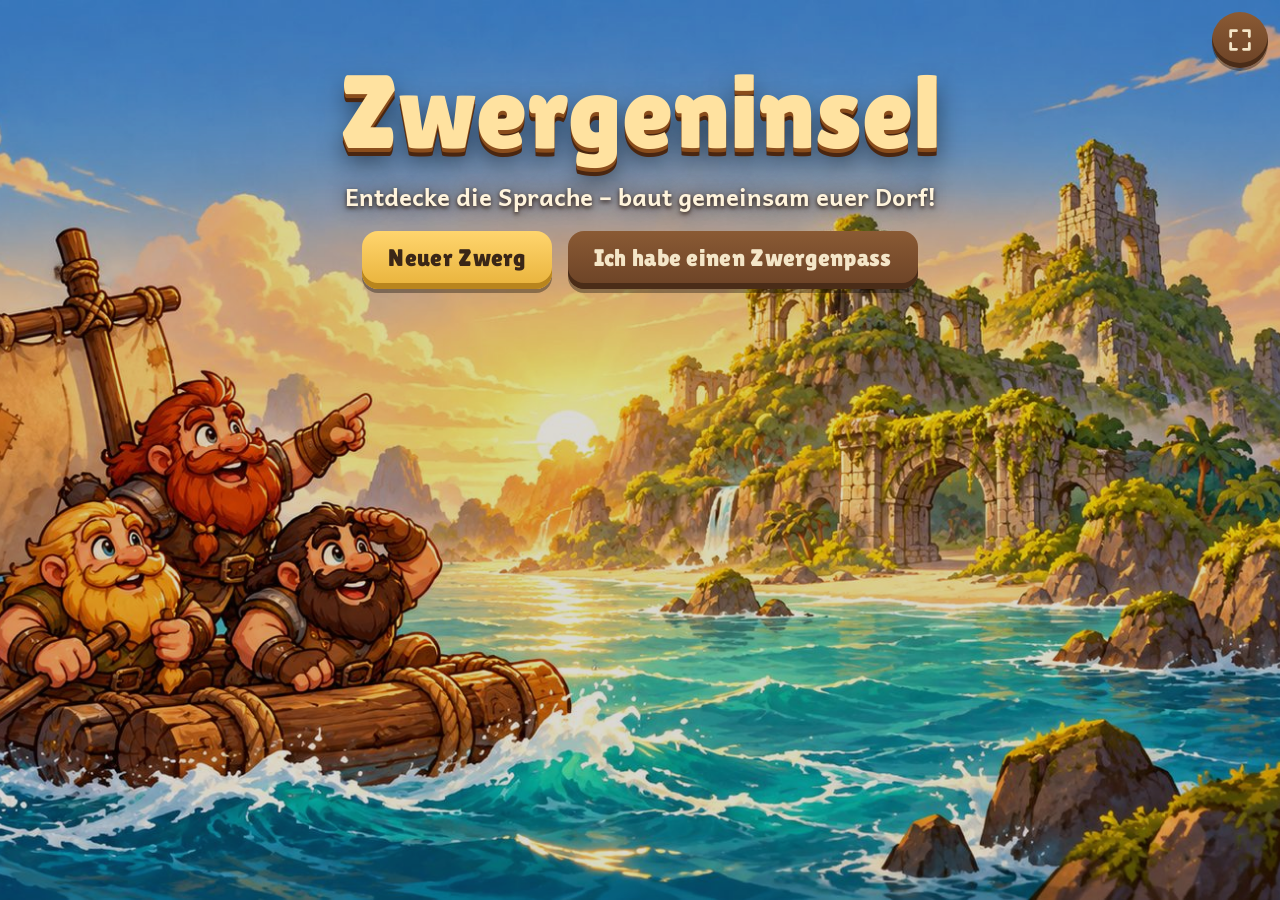
<file: index.html>
<!doctype html>
<html lang="de">
<head>
<meta charset="utf-8">
<meta name="viewport" content="width=device-width, initial-scale=1, viewport-fit=cover, user-scalable=no">
<meta name="apple-mobile-web-app-capable" content="yes">
<meta name="mobile-web-app-capable" content="yes">
<meta name="apple-mobile-web-app-status-bar-style" content="black-translucent">
<meta name="apple-mobile-web-app-title" content="Zwergeninsel">
<meta name="theme-color" content="#1d140f">
<title>Zwergeninsel – Schmiede</title>
<link rel="manifest" href="manifest.webmanifest">
<link rel="apple-touch-icon" href="bilder/app-icon.png">
<link rel="icon" href="bilder/app-icon.png">
<link href="schrift/schrift.css" rel="stylesheet">
<link rel="stylesheet" href="css/spiel.css">
<link rel="stylesheet" href="css/insel.css">
<link rel="stylesheet" href="css/grammatik.css">
<link rel="preload" as="image" href="bilder/insel-grund.jpg">
</head>
<body>
<div id="app"></div>
<noscript>Bitte JavaScript einschalten, damit die Zwergeninsel funktioniert.</noscript>
<script src="js/data.js"></script>
<script src="js/data-bau.js"></script>
<script src="js/data-grammatik.js"></script>
<script src="js/grammatik/wortschmiede.js"></script>
<script src="js/grammatik/satzwerkstatt.js"></script>
<script src="js/grammatik/satzbaumeister.js"></script>
<script src="js/pass.js"></script>
<script src="js/gemeinsam.js"></script>
<script src="js/engines.js"></script>
<script src="js/spielwelt.js"></script>
<script src="js/insel-szene.js"></script>
<script src="js/app.js"></script>
</body>
</html>
</file>
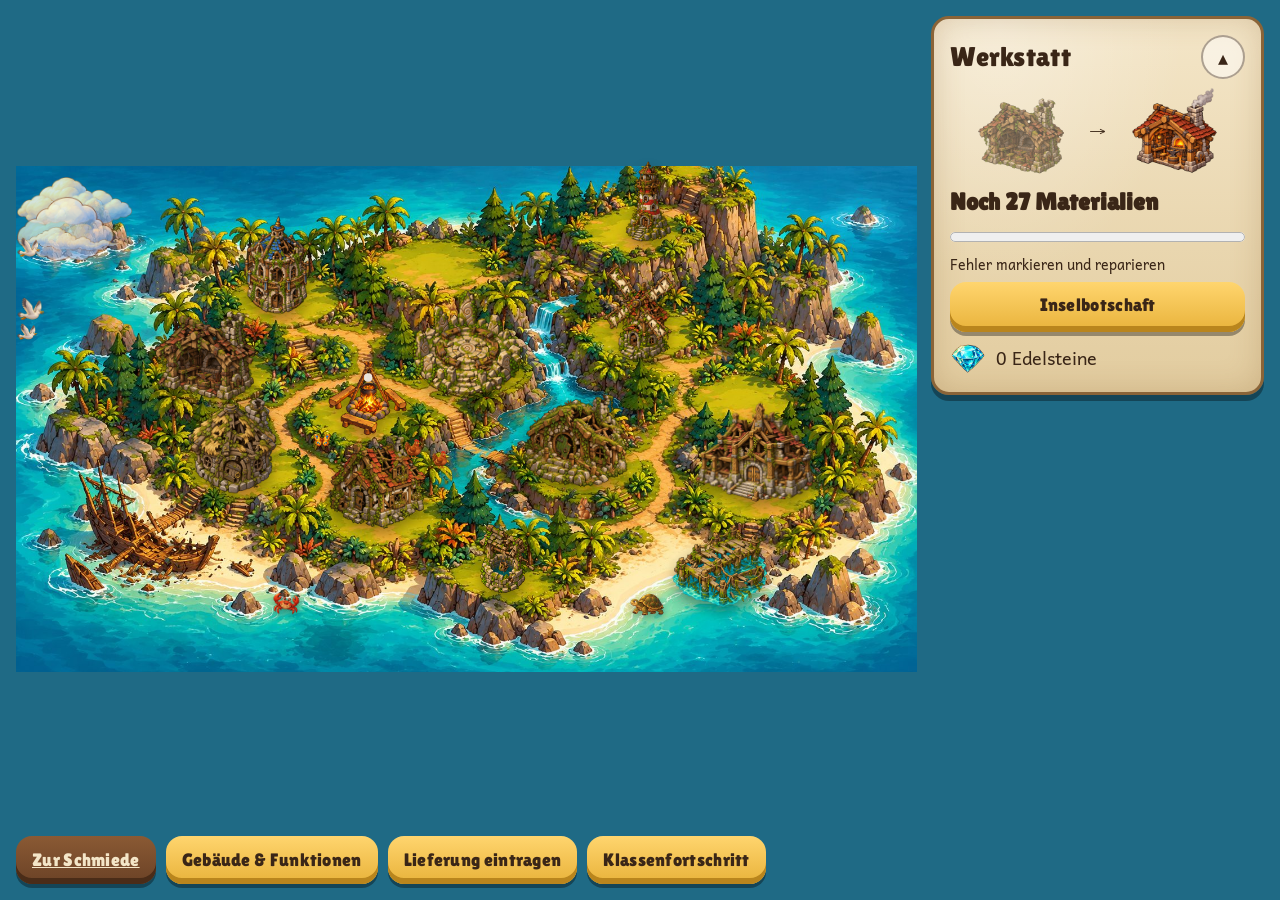
<file: insel.html>
<!doctype html>
<html lang="de">
<head>
<meta charset="utf-8">
<meta name="viewport" content="width=device-width, initial-scale=1, viewport-fit=cover">
<meta name="apple-mobile-web-app-capable" content="yes">
<meta name="theme-color" content="#1f6a85">
<title>Zwergeninsel – Klasseninsel</title>
<link rel="manifest" href="manifest.webmanifest">
<link rel="icon" href="bilder/app-icon.png">
<link href="schrift/schrift.css" rel="stylesheet">
<link rel="stylesheet" href="css/spiel.css">
<link rel="stylesheet" href="css/grammatik.css">
<link rel="stylesheet" href="css/insel.css">
</head>
<body>
<div id="app"></div>
<noscript>Bitte JavaScript einschalten, damit die Zwergeninsel funktioniert.</noscript>
<script src="js/data.js"></script>
<script src="js/data-bau.js"></script>
<script src="js/data-grammatik.js"></script>
<script src="js/grammatik/wortschmiede.js"></script>
<script src="js/grammatik/satzwerkstatt.js"></script>
<script src="js/grammatik/satzbaumeister.js"></script>
<script src="js/pass.js"></script>
<script src="js/gemeinsam.js"></script>
<script src="js/insel-szene.js"></script>
<script src="js/insel.js"></script>
</body>
</html>
</file>
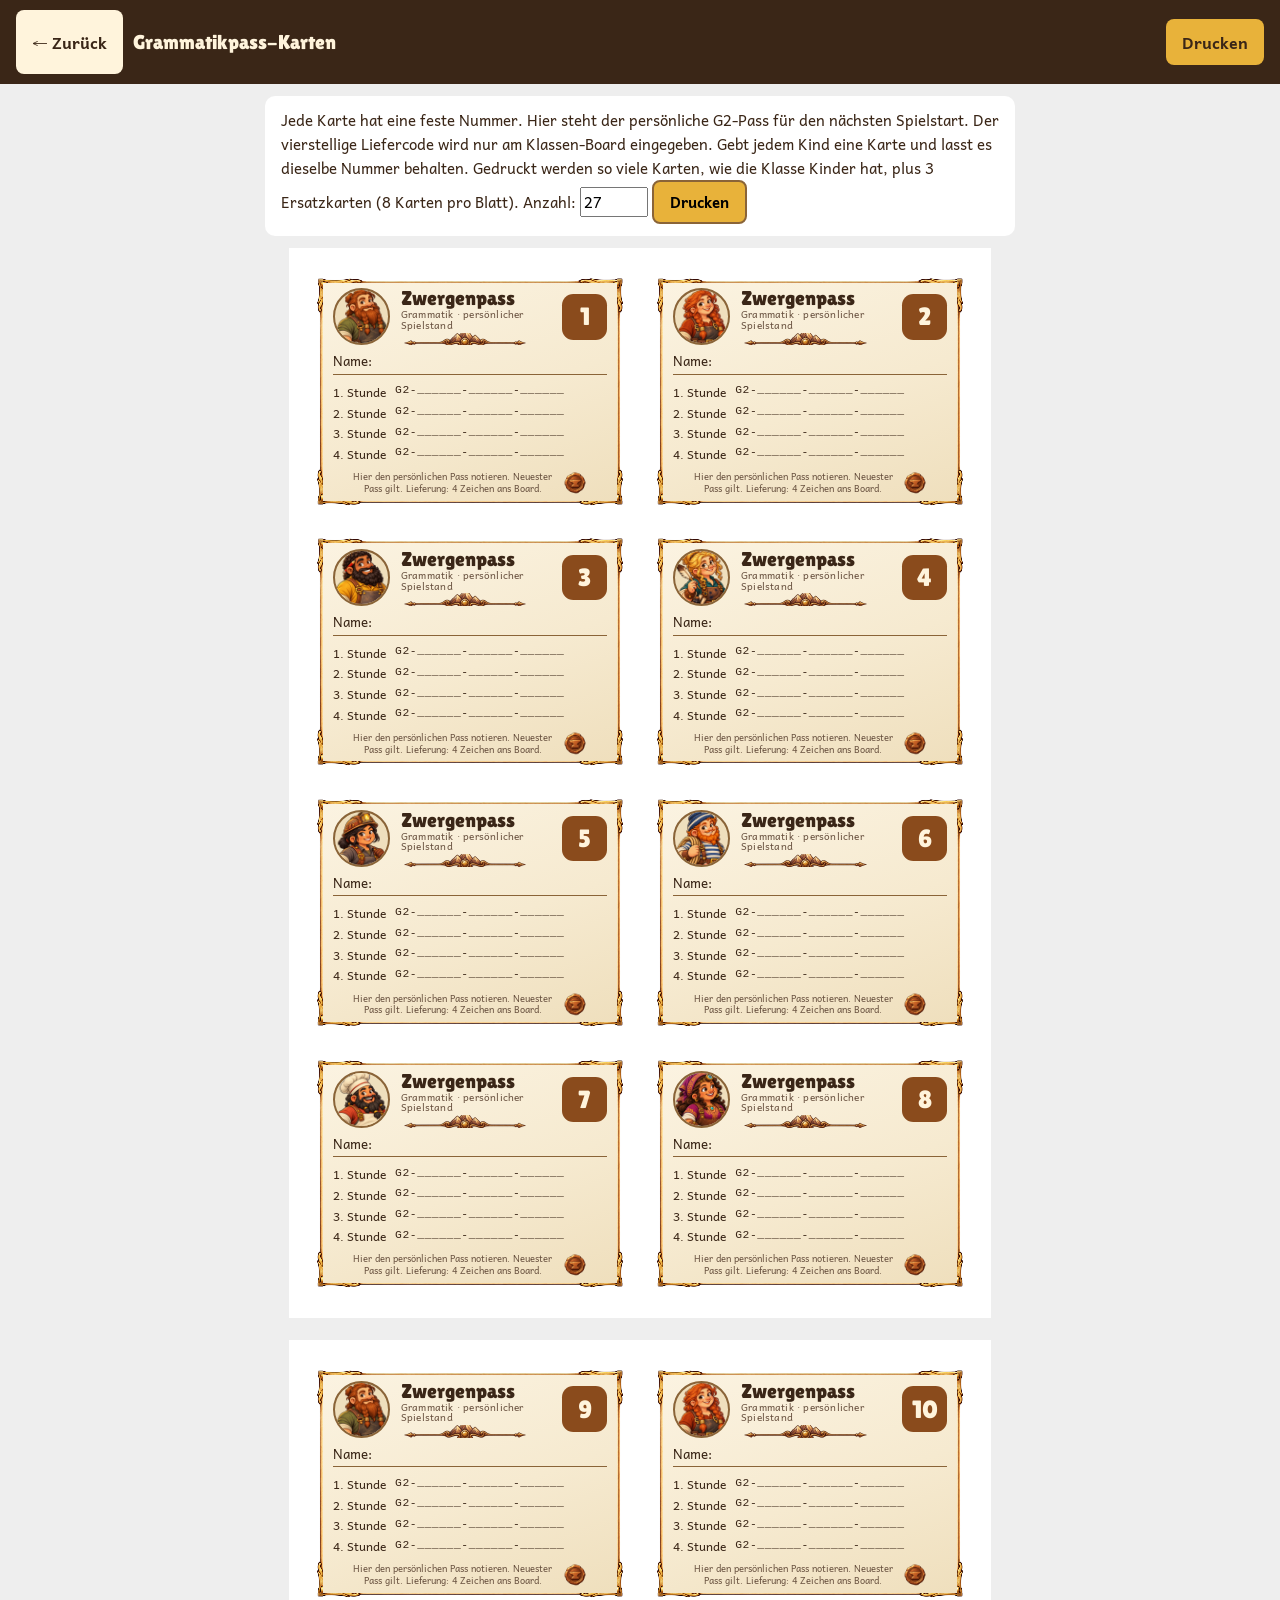
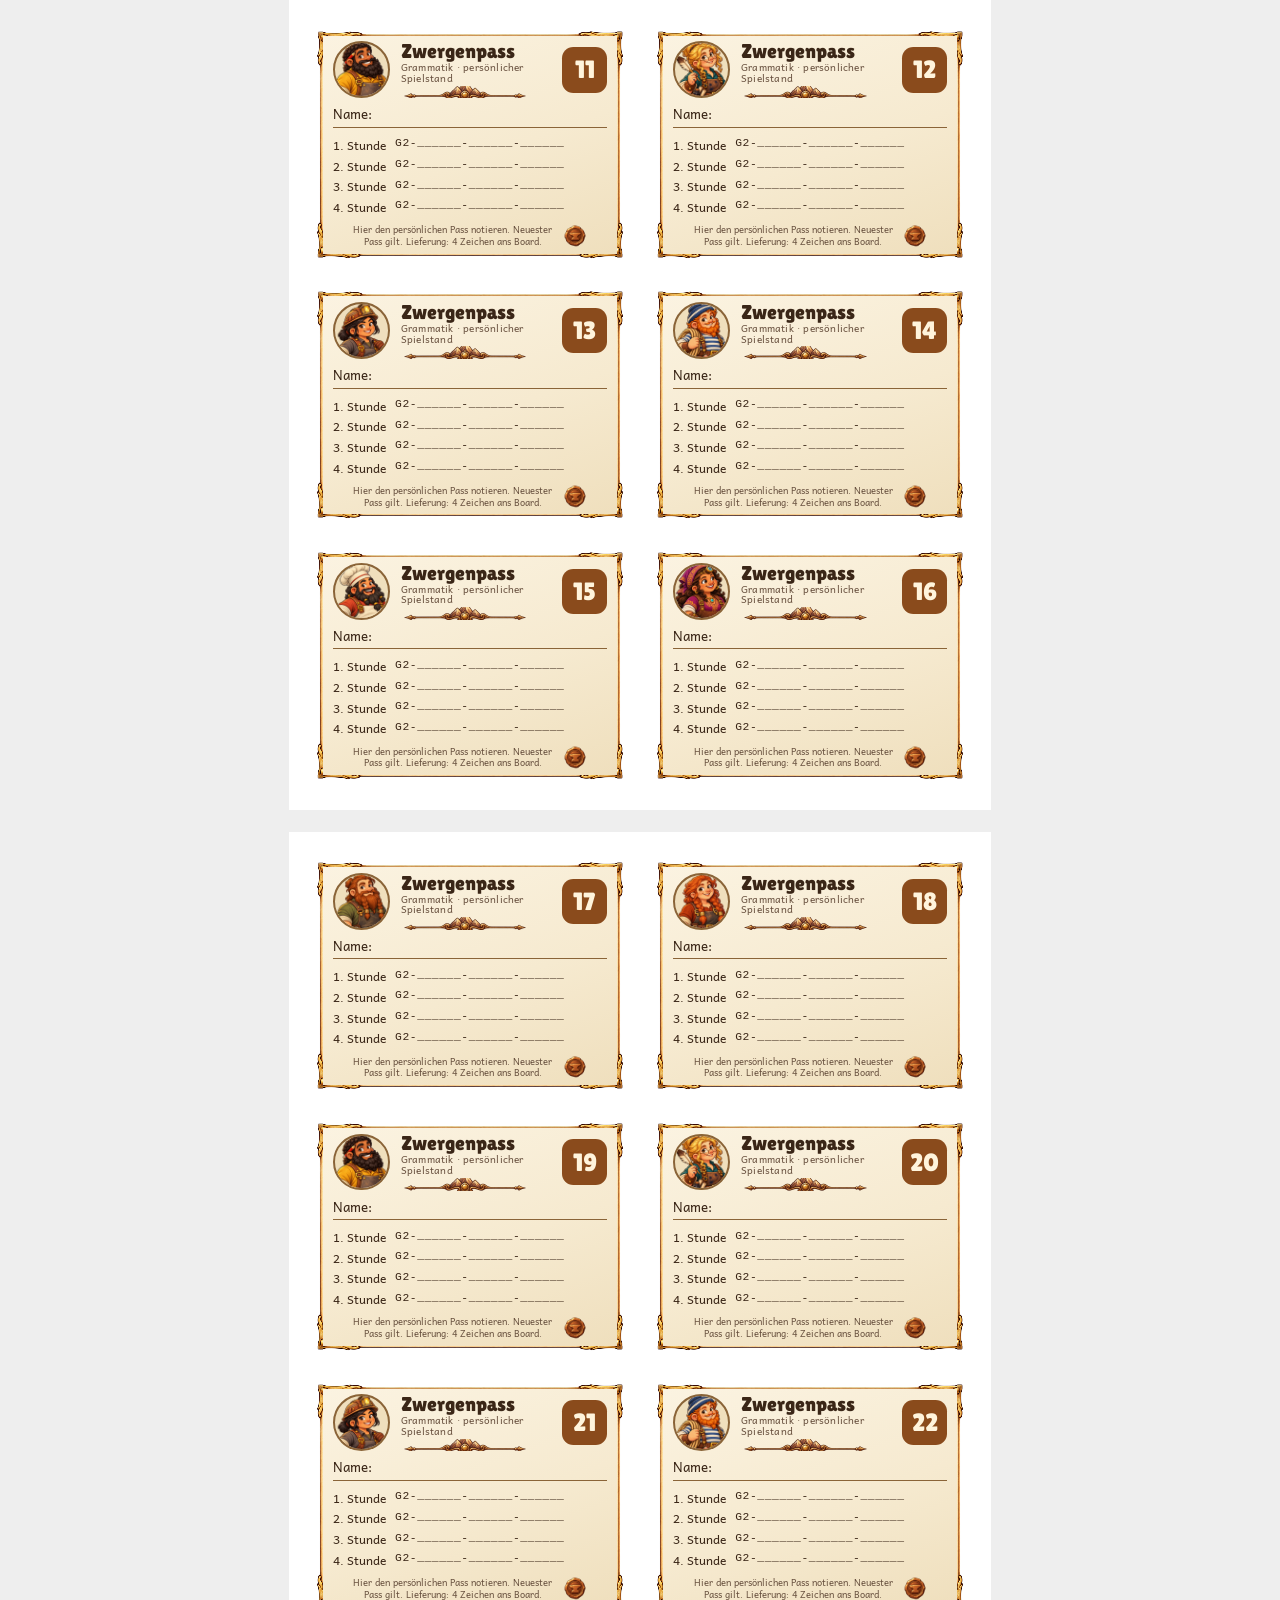
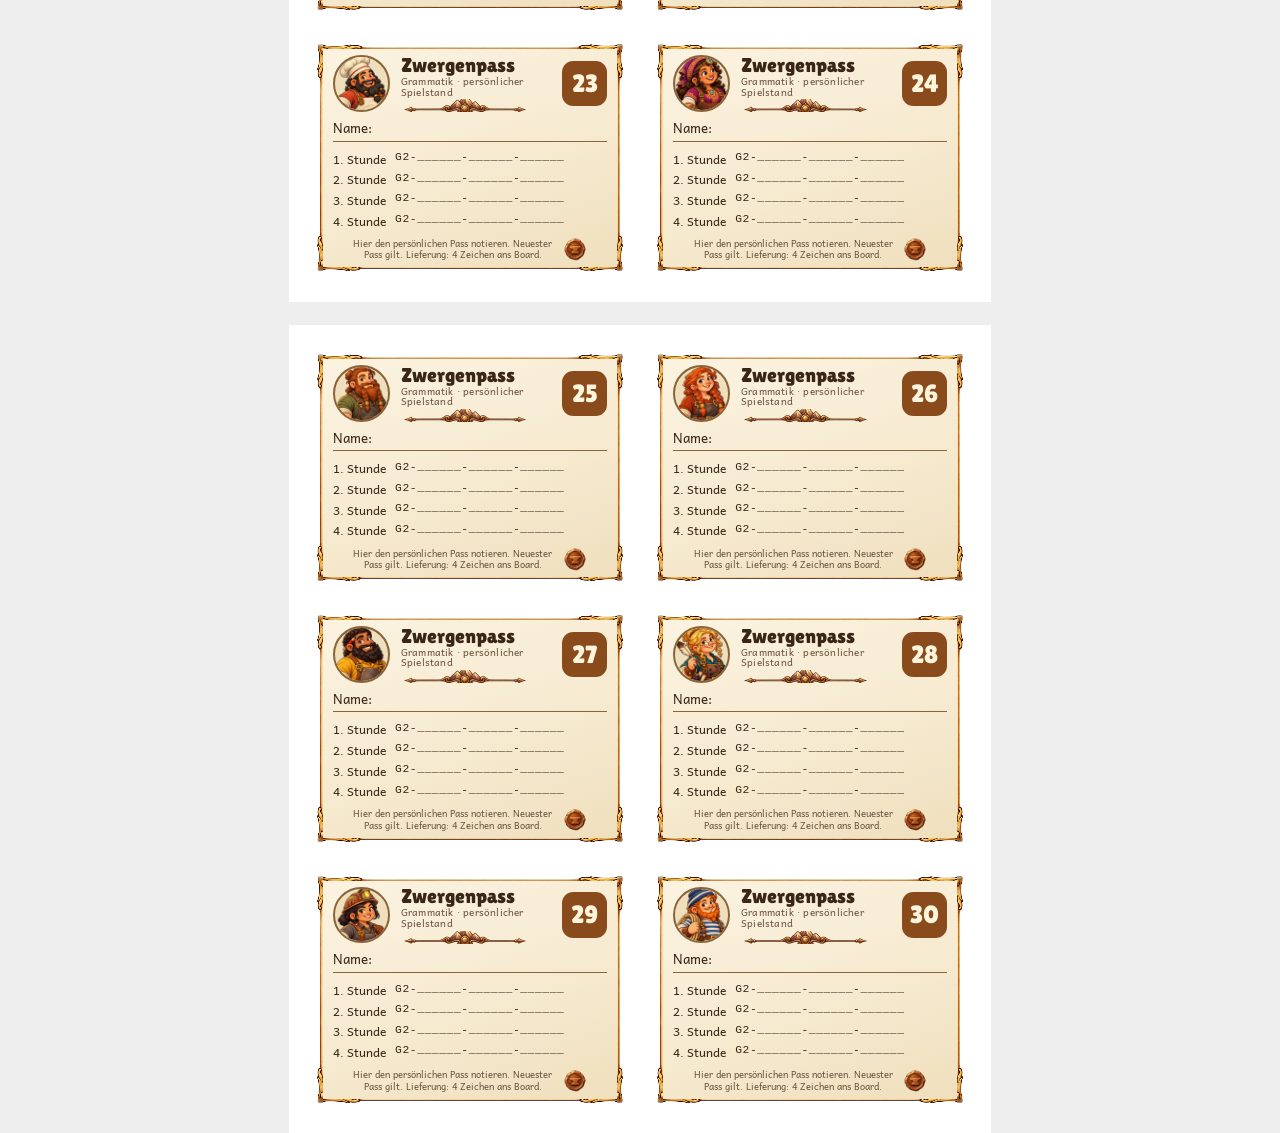
<file: karten.html>
<!doctype html>
<html lang="de">
<head>
<meta charset="utf-8">
<meta name="viewport" content="width=device-width, initial-scale=1">
<title>Zwergenpass-Karten zum Ausdrucken</title>
<link href="schrift/schrift.css" rel="stylesheet">
<style>
  @page { size: A4; margin: 10mm; }
  body { margin: 0; font-family: 'Insel Text', sans-serif; color: #3a2617; background: #eee; }
  .hinweis { max-width: 190mm; margin: 12px auto; padding: 12px 16px; background: #fff; border-radius: 10px; font-size: 15px; }
  .hinweis button { font: inherit; font-weight: 700; padding: 8px 16px; border-radius: 8px; border: 2px solid #8a6438; background: #e8b23a; cursor: pointer; }
  /* 8 Karten pro A4-Blatt (2 × 4), jede 88 × 64 mm – alles liegt sicher innerhalb der Karte */
  .blatt { width: 186mm; margin: 0 auto; display: grid; grid-template-columns: 1fr 1fr; grid-auto-rows: 64mm; gap: 5mm 6mm; background: #fff; padding: 6mm; box-sizing: border-box; }
  .blatt + .blatt { margin-top: 6mm; break-before: page; }
  .karte { position: relative; overflow: hidden; height: 64mm; box-sizing: border-box; padding: 3.5mm 4.5mm 3mm; display: grid; grid-template-rows: auto auto 1fr auto; row-gap: 1.6mm; break-inside: avoid;
    border-radius: 4mm; border: 0.7mm solid #8a6438; box-shadow: inset 0 0 0 1.2mm #f4e6c8, inset 0 0 0 1.5mm #c9a46a;
    background: linear-gradient(160deg, #fbf3e1 0%, #f6ead0 55%, #efdfbd 100%); }
  /* Eck-Verzierung (wenig Tinte) */
  .karte::before, .karte::after { content: ''; position: absolute; width: 6mm; height: 6mm; border: 0.5mm solid #b48a52; }
  .karte::before { left: 2.4mm; bottom: 2.4mm; border-right: 0; border-top: 0; border-radius: 0 0 0 2mm; }
  .karte::after { right: 2.4mm; bottom: 2.4mm; border-left: 0; border-top: 0; border-radius: 0 0 2mm 0; }
  .kopf { display: flex; align-items: center; gap: 3mm; min-height: 14mm; }
  .portrait { width: 14mm; height: 14mm; border-radius: 50%; overflow: hidden; flex: none; border: 0.6mm solid #8a6438; background: #efdfbd; }
  .portrait img { width: 100%; height: 100%; object-fit: cover; object-position: 50% 20%; display: block; transform: scale(1.15); }
  .titel { font-family: 'Insel Titel', sans-serif; font-size: 15pt; line-height: 1.05; }
  .titel small { display: block; font-family: 'Insel Text', sans-serif; font-size: 7.5pt; color: #6b5442; letter-spacing: .02em; }
  .nr { margin-left: auto; min-width: 12mm; height: 12mm; border-radius: 3mm; background: #8a4b1c; color: #fff4dc; font-family: 'Insel Titel', sans-serif; font-size: 19pt; display: flex; align-items: center; justify-content: center; padding: 0 2mm; box-sizing: border-box; }
  .name { font-size: 10pt; line-height: 1.2; border-bottom: 0.3mm solid #8a6438; padding: 0.5mm 0 1.2mm; }
  .codes { display: grid; grid-template-columns: auto 1fr; column-gap: 2.5mm; grid-auto-rows: 1fr; font-size: 9pt; align-items: end; min-height: 0; }
  .codes span { line-height: 1.2; padding-bottom: 0.6mm; }
  .codes>span:nth-child(even) { border-bottom: 0.3mm dotted #8a6438; height: 100%; padding: 0; }
  .codes .passzeile{font-family:monospace;font-size:8.5pt;letter-spacing:.15mm;white-space:nowrap;border-bottom:0!important;display:flex;align-items:center}
  .fuss { display: flex; align-items: center; justify-content: center; gap: 2mm; padding: 0 5mm; }
  .klein { font-size: 7pt; line-height: 1.25; color: #6b5442; text-align: center; }
  .siegel { width: 7mm; height: 7mm; flex: none; }
  .titel { position: relative; }
  .leiste-deko { display: block; width: 34mm; height: 3.4mm; object-fit: cover; object-position: 50% 50%; margin-top: 0.6mm; }
  /* gemalter Rahmen: Ecken bleiben unverzerrt, Seiten werden gestreckt */
  .karte { border: 3.2mm solid transparent; border-image: url('bilder/zwergenpass-rahmen.png') 9% stretch; box-shadow: none; padding: 1.5mm 2.5mm 1.2mm; border-radius: 0; background-clip: padding-box; }
  .karte::before, .karte::after { display: none; }
  .leiste { position: sticky; top: 0; z-index: 2; display: flex; gap: 10px; align-items: center; padding: 10px 16px; background: #3a2617; color: #fff4dc; }
  .leiste span { margin-right: auto; font-family: 'Insel Titel', sans-serif; font-size: 20px; }
  .leiste a, .leiste button { font: inherit; font-weight: 700; color: #3a2617; background: #e8b23a; border: 0; border-radius: 8px; padding: 10px 16px; min-height: 44px; text-decoration: none; cursor: pointer; display: inline-flex; align-items: center; }
  .leiste a.zurueck { background: #fff4dc; }
  @media print { body { background: #fff; } .hinweis, .leiste { display: none; } .blatt { padding: 0; } }
</style>
</head>
<body>
<div class="leiste"><a class="zurueck" href="index.html?ort=halle">← Zurück</a><span>Grammatikpass-Karten</span><button onclick="window.print()">Drucken</button></div>
<div class="hinweis">
  Jede Karte hat eine feste Nummer. Hier steht der persönliche G2-Pass für den nächsten Spielstart. Der vierstellige Liefercode wird nur am Klassen-Board eingegeben. Gebt jedem Kind eine Karte und lasst es dieselbe Nummer behalten. Gedruckt werden so viele Karten, wie die Klasse Kinder hat, plus 3 Ersatzkarten (8 Karten pro Blatt). Anzahl: <input id="anzahl" type="number" min="1" max="32" value="27" style="width:60px;font:inherit">
  <button onclick="window.print()">Drucken</button>
</div>
<div id="blaetter"></div>
<script src="js/data.js"></script>
<script src="js/data-bau.js"></script>
<script src="js/pass.js"></script>
<script>
  const ziel = document.getElementById('blaetter');
  const feld = document.getElementById('anzahl');
  /* Motiv fest nach Kartennummer: Karte 1 → Porträt 1 … Karte 9 → wieder Porträt 1 (gleich bei jedem Druck) */
  const PORTRAITS = 8;
  function portrait(n) {
    const nr = String(((n - 1) % PORTRAITS) + 1).padStart(2, '0');
    return `<img src="bilder/zwergenpass-portrait-${nr}.png" alt="">`;
  }
  function karte(n) {
    const passZeile=ZI.PASS_FORMAT.muster.replace(/X/g,'_');
    return `
      <div class="karte">
        <div class="kopf"><div class="portrait">${portrait(n)}</div><div class="titel">Zwergenpass<small>Grammatik · persönlicher Spielstand</small><img class="leiste-deko" src="bilder/zwergenpass-kopfzeile.png" alt=""></div><div class="nr">${n}</div></div>
        <div class="name">Name:</div>
        <div class="codes">
          <span>1. Stunde</span><span class="passzeile">${passZeile}</span>
          <span>2. Stunde</span><span class="passzeile">${passZeile}</span>
          <span>3. Stunde</span><span class="passzeile">${passZeile}</span>
          <span>4. Stunde</span><span class="passzeile">${passZeile}</span>
        </div>
        <div class="fuss"><span class="klein">Hier den persönlichen Pass notieren. Neuester Pass gilt. Lieferung: 4 Zeichen ans Board.</span><img class="siegel" src="bilder/zwergenpass-siegel.png" alt=""></div>
      </div>`;
  }
  function zeichne() {
    const n = Math.max(1, Math.min(32, Number(feld.value) || 27));
    const gesamt = Math.min(32, n + 3);
    let html = '';
    for (let start = 1; start <= gesamt; start += 8) {
      html += '<div class="blatt">';
      for (let i = start; i < start + 8 && i <= gesamt; i++) html += karte(i);
      html += '</div>';
    }
    ziel.innerHTML = html;
  }
  try { const alt = localStorage.getItem('zi-karten-anzahl'); if (alt) feld.value = alt; } catch (e) { /* egal */ }
  feld.addEventListener('input', () => { try { localStorage.setItem('zi-karten-anzahl', feld.value); } catch (e) { /* egal */ } zeichne(); });
  zeichne();
</script>
</body>
</html>
</file>
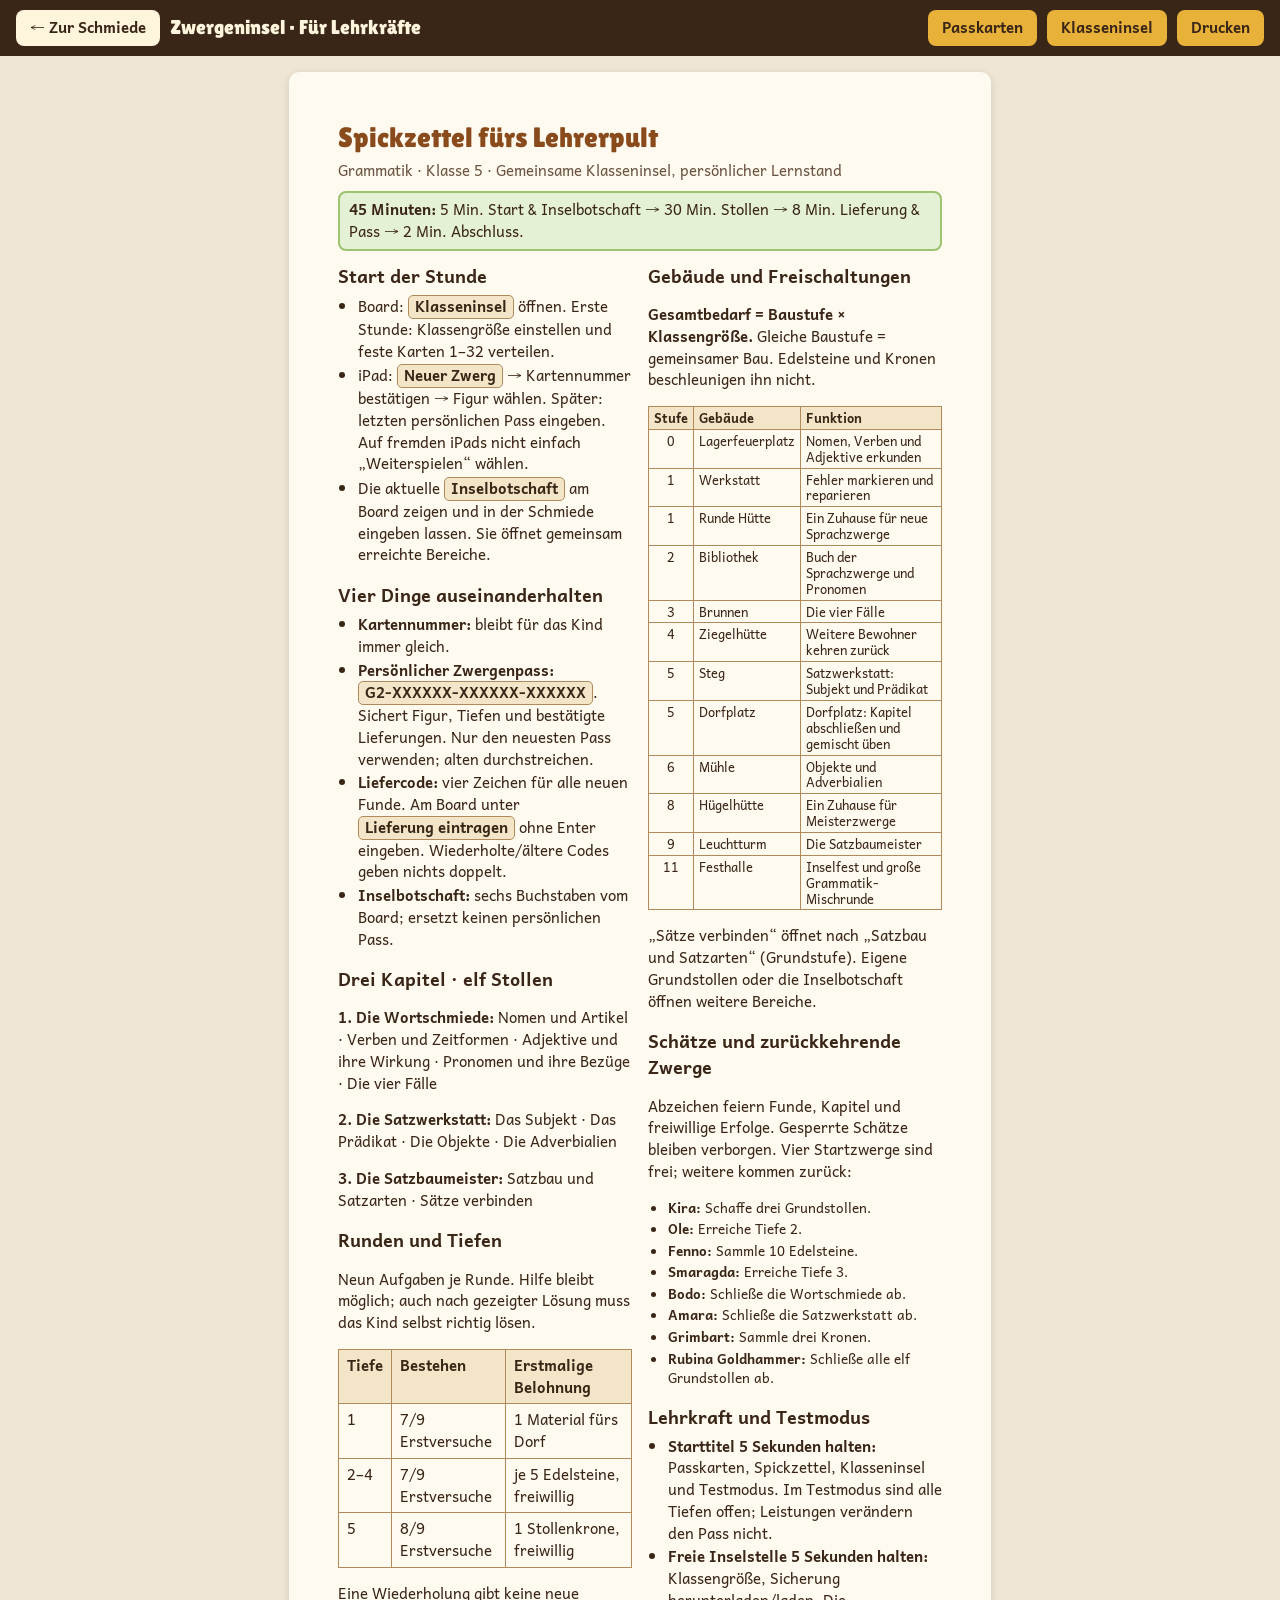
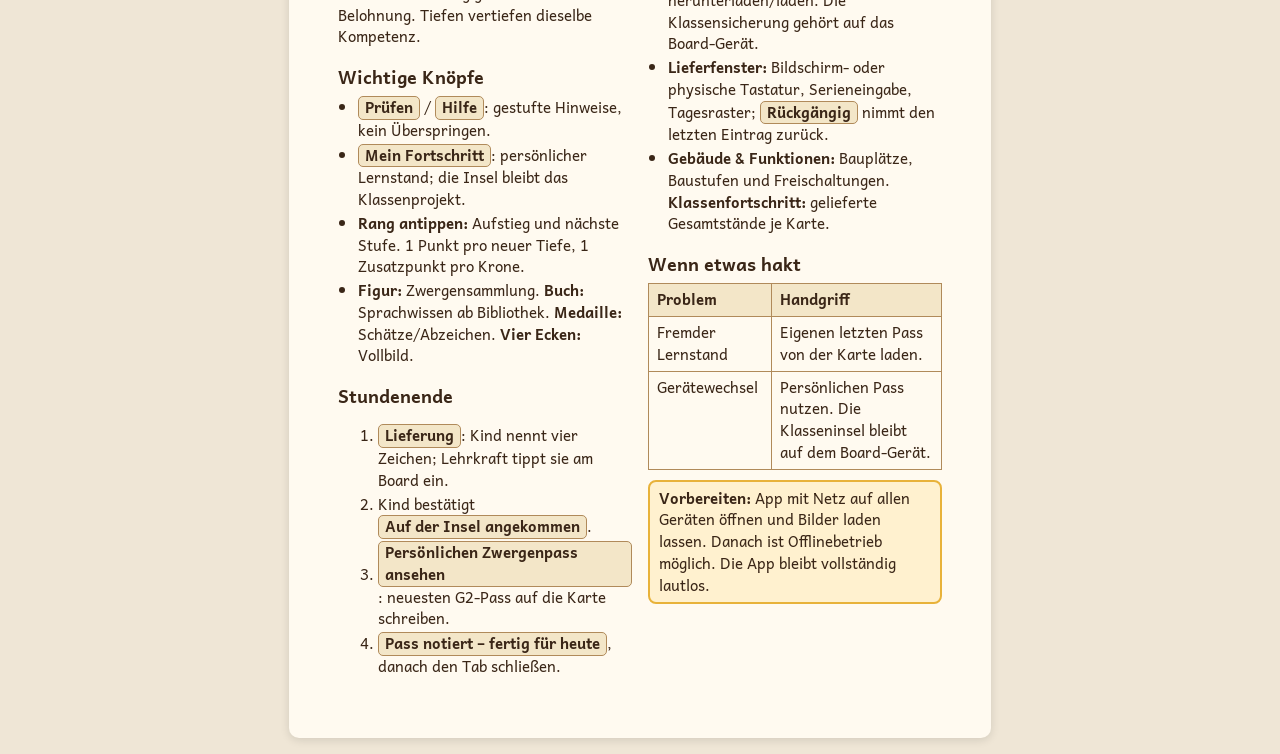
<file: lehrkraft.html>
<!doctype html>
<html lang="de"><head><meta charset="utf-8"><meta name="viewport" content="width=device-width,initial-scale=1"><title>Grammatik-Zwergeninsel · Lehrer-Spickzettel</title><link href="schrift/schrift.css" rel="stylesheet"><style>
  @page { size: A4; margin: 12mm; }
  :root { --tinte: #3a2617; --hell: #6b5442; --holz: #8a4b1c; --rand: #b08a5a; --papier: #fffaf0; --gruen: #e4f1d4; --gold: #fff1cf; }
  * { box-sizing: border-box; }
  body { margin: 0; font-family: 'Insel Text', sans-serif; color: var(--tinte); background: #efe6d6; font-size: 15px; line-height: 1.45; }
  .leiste { position: sticky; top: 0; z-index: 2; display: flex; gap: 10px; flex-wrap: wrap; align-items: center; padding: 10px 16px; background: #3a2617; color: #fff4dc; }
  .leiste a, .leiste button { font: inherit; font-weight: 700; color: var(--tinte); background: #e8b23a; border: 0; border-radius: 8px; padding: 7px 14px; text-decoration: none; cursor: pointer; }
  .leiste a.zurueck { background: #fff4dc; }
  .leiste span { margin-right: auto; font-family: 'Insel Titel', sans-serif; font-size: 20px; }
  .blatt { max-width: 186mm; margin: 16px auto; background: var(--papier); border-radius: 10px; padding: 12mm 13mm; box-shadow: 0 2px 10px rgba(0,0,0,.12); }
  h1 { font-family: 'Insel Titel', sans-serif; font-weight: 400; color: var(--holz); font-size: 28px; margin: 0 0 2px; }
  h2 { font-size: 18px; margin: 16px 0 6px; }
  .unter { color: var(--hell); margin: 0 0 10px; }
  table { width: 100%; border-collapse: collapse; margin: 6px 0 10px; }
  th, td { border: 1px solid var(--rand); padding: 5px 8px; vertical-align: top; text-align: left; }
  th { background: #f3e6c8; }
  td.zeit { width: 62px; white-space: nowrap; font-weight: 700; }
  td.wer { width: 74px; white-space: nowrap; color: var(--hell); }
  .kasten { border: 2px solid var(--rand); border-radius: 8px; padding: 8px 12px; margin: 8px 0; background: #fff; }
  .kasten.gold { background: var(--gold); border-color: #e8b23a; }
  .kasten.gruen { background: var(--gruen); border-color: #9cc46f; }
  .spalten { display: grid; grid-template-columns: 1fr 1fr; gap: 10px 16px; }
  ul { margin: 4px 0; padding-left: 20px; }
  li { margin-bottom: 2px; }
  .k { display: inline-block; padding: 0 6px; border-radius: 5px; background: #f3e6c8; border: 1px solid var(--rand); font-weight: 700; white-space: nowrap; }
  @media print {
    body { background: #fff; font-size: 9.5pt; line-height: 1.3; }
    h1 { font-size: 22pt; } h2 { font-size: 11.5pt; margin: 10px 0 4px; }
    th, td { padding: 3px 6px; }
    .kasten { padding: 5px 10px; margin: 6px 0; break-inside: avoid; }
    #spick { font-size: 8.5pt; } #spick li { margin-bottom: 1px; }
    #intro .vorlesen p { font-size: 1.05em; line-height: 1.35; }
    .leiste { display: none; }
    .blatt { box-shadow: none; margin: 0; padding: 0; max-width: none; border-radius: 0; break-after: page; }
    .blatt:last-child { break-after: auto; }
  }
  .intro-kopf { display: flex; gap: 14px; align-items: flex-start; }
  .intro-kopf img { width: 32mm; flex: none; }
  .vorlesen p { margin: 7px 0; font-size: 1.2em; line-height: 1.5; }
  .hell { color: var(--hell); font-weight: 400; }
  @media screen and (max-width: 700px) { .spalten { grid-template-columns: 1fr; } .blatt { padding: 18px; } td.wer { white-space: normal; } td { overflow-wrap: anywhere; } }

#spick h2:first-child{margin-top:0}.spick-geb th,.spick-geb td{padding:3px 5px;font-size:.86em;line-height:1.23}.spick-zwerge{font-size:.9em}#spick .k{white-space:normal}#spick .kasten{padding:6px 9px}.spick-ablauf{margin-bottom:12px} .spick-geb td:first-child{width:30px;text-align:center}
@media print{#spick{line-height:1.2}#spick h2{font-size:10.5pt;margin:8px 0 3px}#spick .spalten{gap:10px 14px}#spick .unter{margin-bottom:6px}#spick .spick-geb{margin:4px 0}#spick .spick-geb td{padding:2px 4px}#spick .kasten{padding:4px 7px;margin:5px 0}}
@media print{#spick p{margin:5px 0}#spick .unter{margin:0 0 6px}}
</style></head><body>
<nav class="leiste"><a class="zurueck" href="index.html?ort=halle">← Zur Schmiede</a><span>Zwergeninsel · Für Lehrkräfte</span><a href="karten.html">Passkarten</a><a href="insel.html">Klasseninsel</a><button onclick="window.print()">Drucken</button></nav>
<section class="blatt" id="spick"><h1>Spickzettel fürs Lehrerpult</h1><p class="unter">Grammatik · Klasse 5 · Gemeinsame Klasseninsel, persönlicher Lernstand</p>
<div class="kasten gruen spick-ablauf"><b>45 Minuten:</b> 5 Min. Start &amp; Inselbotschaft → 30 Min. Stollen → 8 Min. Lieferung &amp; Pass → 2 Min. Abschluss.</div>
<div class="spalten"><div>
<h2>Start der Stunde</h2><ul><li>Board: <span class="k">Klasseninsel</span> öffnen. Erste Stunde: Klassengröße einstellen und feste Karten 1–32 verteilen.</li><li>iPad: <span class="k">Neuer Zwerg</span> → Kartennummer bestätigen → Figur wählen. Später: letzten persönlichen Pass eingeben. Auf fremden iPads nicht einfach „Weiterspielen“ wählen.</li><li>Die aktuelle <span class="k">Inselbotschaft</span> am Board zeigen und in der Schmiede eingeben lassen. Sie öffnet gemeinsam erreichte Bereiche.</li></ul>
<h2>Vier Dinge auseinanderhalten</h2><ul><li><b>Kartennummer:</b> bleibt für das Kind immer gleich.</li><li><b>Persönlicher Zwergenpass:</b> <span class="k" id="passformat"></span>. Sichert Figur, Tiefen und bestätigte Lieferungen. Nur den neuesten Pass verwenden; alten durchstreichen.</li><li><b>Liefercode:</b> vier Zeichen für alle neuen Funde. Am Board unter <span class="k">Lieferung eintragen</span> ohne Enter eingeben. Wiederholte/ältere Codes geben nichts doppelt.</li><li><b>Inselbotschaft:</b> sechs Buchstaben vom Board; ersetzt keinen persönlichen Pass.</li></ul>
<h2>Drei Kapitel · elf Stollen</h2><div id="kapitel"></div>
<h2>Runden und Tiefen</h2><p>Neun Aufgaben je Runde. Hilfe bleibt möglich; auch nach gezeigter Lösung muss das Kind selbst richtig lösen.</p><table><tr><th>Tiefe</th><th>Bestehen</th><th>Erstmalige Belohnung</th></tr><tr><td>1</td><td>7/9 Erstversuche</td><td>1 Material fürs Dorf</td></tr><tr><td>2–4</td><td>7/9 Erstversuche</td><td>je 5 Edelsteine, freiwillig</td></tr><tr><td>5</td><td>8/9 Erstversuche</td><td>1 Stollenkrone, freiwillig</td></tr></table><p>Eine Wiederholung gibt keine neue Belohnung. Tiefen vertiefen dieselbe Kompetenz.</p>
<h2>Wichtige Knöpfe</h2><ul><li><span class="k">Prüfen</span> / <span class="k">Hilfe</span>: gestufte Hinweise, kein Überspringen.</li><li><span class="k">Mein Fortschritt</span>: persönlicher Lernstand; die Insel bleibt das Klassenprojekt.</li><li><b>Rang antippen:</b> Aufstieg und nächste Stufe. 1 Punkt pro neuer Tiefe, 1 Zusatzpunkt pro Krone.</li><li><b>Figur:</b> Zwergensammlung. <b>Buch:</b> Sprachwissen ab Bibliothek. <b>Medaille:</b> Schätze/Abzeichen. <b>Vier Ecken:</b> Vollbild.</li></ul>
<h2>Stundenende</h2><ol><li><span class="k">Lieferung</span>: Kind nennt vier Zeichen; Lehrkraft tippt sie am Board ein.</li><li>Kind bestätigt <span class="k">Auf der Insel angekommen</span>.</li><li><span class="k">Persönlichen Zwergenpass ansehen</span>: neuesten G2-Pass auf die Karte schreiben.</li><li><span class="k">Pass notiert – fertig für heute</span>, danach den Tab schließen.</li></ol>
</div><div>
<h2>Gebäude und Freischaltungen</h2><p><b>Gesamtbedarf = Baustufe × Klassengröße.</b> Gleiche Baustufe = gemeinsamer Bau. Edelsteine und Kronen beschleunigen ihn nicht.</p><table class="spick-geb"><thead><tr><th>Stufe</th><th>Gebäude</th><th>Funktion</th></tr></thead><tbody id="bauten"></tbody></table><p>„Sätze verbinden“ öffnet nach „Satzbau und Satzarten“ (Grundstufe). Eigene Grundstollen oder die Inselbotschaft öffnen weitere Bereiche.</p>
<h2>Schätze und zurückkehrende Zwerge</h2><p>Abzeichen feiern Funde, Kapitel und freiwillige Erfolge. Gesperrte Schätze bleiben verborgen. Vier Startzwerge sind frei; weitere kommen zurück:</p><ul class="spick-zwerge" id="zwerge"></ul>
<h2>Lehrkraft und Testmodus</h2><ul><li><b>Starttitel 5 Sekunden halten:</b> Passkarten, Spickzettel, Klasseninsel und Testmodus. Im Testmodus sind alle Tiefen offen; Leistungen verändern den Pass nicht.</li><li><b>Freie Inselstelle 5 Sekunden halten:</b> Klassengröße, Sicherung herunterladen/laden. Die Klassensicherung gehört auf das Board-Gerät.</li><li><b>Lieferfenster:</b> Bildschirm- oder physische Tastatur, Serieneingabe, Tagesraster; <span class="k">Rückgängig</span> nimmt den letzten Eintrag zurück.</li><li><b>Gebäude &amp; Funktionen:</b> Bauplätze, Baustufen und Freischaltungen. <b>Klassenfortschritt:</b> gelieferte Gesamtstände je Karte.</li></ul>
<h2>Wenn etwas hakt</h2><table><tr><th>Problem</th><th>Handgriff</th></tr><tr><td>Fremder Lernstand</td><td>Eigenen letzten Pass von der Karte laden.</td></tr><tr><td>Gerätewechsel</td><td>Persönlichen Pass nutzen. Die Klasseninsel bleibt auf dem Board-Gerät.</td></tr></table><div class="kasten gold"><b>Vorbereiten:</b> App mit Netz auf allen Geräten öffnen und Bilder laden lassen. Danach ist Offlinebetrieb möglich. Die App bleibt vollständig lautlos.</div>
</div></div></section>
<script src="js/data.js"></script><script src="js/data-bau.js"></script><script src="js/pass.js"></script><script src="js/gemeinsam.js"></script><script>
const Z=window.ZI,{h}=Z;document.getElementById('passformat').textContent=Z.PASS_FORMAT.muster;
document.getElementById('kapitel').append(...Z.KAPITEL.map((k,i)=>h('p',null,h('b',null,(i+1)+'. '+k+': '),Z.STOLLEN.filter(s=>s.kapitel===i).map(s=>s.name).join(' · '))));
document.getElementById('bauten').append(...Z.BAU.map(b=>h('tr',{'data-building':b.id},h('td',null,b.ab),h('td',null,b.name),h('td',null,b.funktion))));
document.getElementById('zwerge').append(...Z.ZWERGE.filter(z=>!z.start).map(z=>h('li',null,h('b',null,z.name+': '),z.bedingung)));
</script></body></html>
</file>
<file: schrift/schrift.css>
/* Schriften liegen im Projekt – nichts wird von Google oder anderen Servern geladen.
   „Insel Text“ = verkleinerte Fassung von Andika (SIL), „Insel Titel“ = verkleinerte Fassung von Lilita One.
   Beide unter der SIL Open Font License 1.1, siehe OFL-*.txt. */
@font-face { font-family: 'Insel Text'; font-style: normal; font-weight: 400; font-display: swap; src: url('insel-text-400.woff') format('woff'); }
@font-face { font-family: 'Insel Text'; font-style: normal; font-weight: 700; font-display: swap; src: url('insel-text-700.woff') format('woff'); }
@font-face { font-family: 'Insel Titel'; font-style: normal; font-weight: 400; font-display: swap; src: url('insel-titel-400.woff') format('woff'); }
</file>
<file: css/spiel.css>
/* Zwergeninsel – gemeinsames Aussehen für Schüler-App und Insel */

:root {
  --hintergrund-dunkel: #1d140f;
  --holz-dunkel: #3a2417;
  --holz: #6b4226;
  --holz-hell: #9a6a3e;
  --pergament: #f4e6c8;
  --pergament-dunkel: #e2cc9f;
  --tinte: #3a2617;
  --tinte-hell: #6b5442;
  --glut: #f28c28;
  --glut-hell: #ffc261;
  --gold: #e8b23a;
  --gold-dunkel: #b9851d;
  --moos: #6f8f3a;
  --moos-dunkel: #4f6a26;
  --eisen: #4a4e57;
  --eisen-hell: #8a8f99;
  --edelstein: #2ec4b6;
  --fehler: #c2533a;
  --schrift: 'Insel Text', 'Trebuchet MS', sans-serif;
  --titel: 'Insel Titel', 'Trebuchet MS', sans-serif;
  --radius: 18px;
}

* { box-sizing: border-box; -webkit-tap-highlight-color: transparent; }
html, body { margin: 0; height: 100%; }
/* iPad: kein Zoom durch Doppeltippen, kein Gummiband-Effekt beim Wischen */
html { touch-action: manipulation; overscroll-behavior: none; -webkit-text-size-adjust: 100%; }
body {
  background: var(--hintergrund-dunkel);
  color: var(--pergament);
  font-family: var(--schrift);
  font-size: 20px;
  line-height: 1.4;
  overflow: hidden;
  -webkit-user-select: none;
  user-select: none;
  -webkit-touch-callout: none;
}
button { font: inherit; color: inherit; cursor: pointer; touch-action: manipulation; }
img { -webkit-user-drag: none; }
h1, h2, h3 { font-family: var(--titel); font-weight: 400; margin: 0; letter-spacing: 0.3px; }

/* ---------- Bildschirme ---------- */
#app { position: fixed; inset: 0; overflow: hidden; }
.screen {
  position: absolute; inset: 0;
  display: flex; flex-direction: column;
  overflow: hidden;
  animation: einblenden 0.35s ease-out;
}
.screen-scroll { flex: 1 1 auto; overflow-y: auto; -webkit-overflow-scrolling: touch; }
@keyframes einblenden { from { opacity: 0; transform: translateY(8px); } to { opacity: 1; transform: none; } }

/* Hintergrundbilder mit Ersatz, solange das Bild fehlt */
.hintergrund { position: absolute; inset: 0; z-index: 0; overflow: hidden; }
.hintergrund img { width: 100%; height: 100%; object-fit: cover; display: block; }
.hintergrund::after { content: ''; position: absolute; inset: 0; background: var(--abdunkeln, rgba(20, 12, 8, 0.25)); }
.hg-ersatz-schmiede {
  background:
    radial-gradient(ellipse 40% 55% at 12% 70%, rgba(242, 140, 40, 0.55), transparent 70%),
    radial-gradient(ellipse 60% 40% at 50% 100%, #4a2d1b, transparent 70%),
    linear-gradient(180deg, #2a1b13 0%, #3b2618 60%, #2a1a11 100%);
}
.hg-ersatz-stollen {
  background:
    radial-gradient(circle at 18% 30%, rgba(46, 196, 182, 0.25), transparent 22%),
    radial-gradient(circle at 82% 62%, rgba(150, 100, 230, 0.22), transparent 20%),
    linear-gradient(180deg, #221812 0%, #33231a 100%);
}
.hg-ersatz-titel {
  background:
    radial-gradient(ellipse 50% 35% at 50% 62%, #5f8f45, transparent 70%),
    radial-gradient(ellipse 70% 25% at 50% 64%, #d9b878, transparent 72%),
    linear-gradient(180deg, #f6c26b 0%, #f0a35e 30%, #4f9db0 55%, #1f6a85 100%);
}
.hg-ersatz-vulkan {
  background:
    radial-gradient(ellipse 30% 40% at 50% 100%, rgba(255, 120, 30, 0.6), transparent 70%),
    linear-gradient(180deg, #2b1610 0%, #471f12 100%);
}
.glut-flackern {
  position: absolute; left: 0; top: 30%; width: 38%; height: 60%;
  background: radial-gradient(ellipse at 30% 60%, rgba(255, 150, 50, 0.35), transparent 65%);
  animation: flackern 2.4s infinite ease-in-out;
  pointer-events: none; z-index: 1; mix-blend-mode: screen;
}
@keyframes flackern {
  0%, 100% { opacity: 0.7; } 20% { opacity: 1; } 40% { opacity: 0.8; } 60% { opacity: 0.95; } 80% { opacity: 0.75; }
}

/* Platzhalter für Bilder, die noch fehlen */
.platzhalter {
  display: flex; align-items: center; justify-content: center; text-align: center;
  border: 3px dashed rgba(244, 230, 200, 0.5);
  border-radius: 16px;
  background: rgba(244, 230, 200, 0.08);
  color: rgba(244, 230, 200, 0.85);
  font-size: 15px; line-height: 1.2; padding: 8px;
  aspect-ratio: 1 / 1;
}
.auf-pergament .platzhalter { border-color: rgba(58, 38, 23, 0.4); color: var(--tinte-hell); background: rgba(58, 38, 23, 0.05); }

/* ---------- Leisten und Rahmen ---------- */
.leiste {
  flex-wrap: wrap;
  position: relative; z-index: 5;
  display: flex; align-items: center; gap: 14px;
  padding: max(12px, env(safe-area-inset-top)) 20px 12px;
  background: linear-gradient(180deg, rgba(29, 20, 15, 0.92), rgba(29, 20, 15, 0.7));
  border-bottom: 3px solid rgba(232, 178, 58, 0.35);
}
.leiste .titel { font-family: var(--titel); font-size: 26px; line-height: 1.1; }
.leiste .untertitel { font-size: 16px; color: #d9c6a3; }
.spacer { flex: 1 1 auto; }

.avatar {
  width: 64px; height: 64px; border-radius: 50%; flex: none;
  background: radial-gradient(circle at 50% 40%, #7a5236, #3a2417);
  border: 3px solid var(--gold);
  overflow: hidden; display: flex; align-items: flex-start; justify-content: center;
  box-shadow: 0 3px 0 rgba(0, 0, 0, 0.4);
}
.avatar img { width: 150%; margin-top: -2%; }
.avatar .platzhalter { aspect-ratio: auto; width: 100%; height: 100%; border: none; font-size: 11px; border-radius: 50%; }

.zaehler {
  display: flex; align-items: center; gap: 6px;
  background: rgba(0, 0, 0, 0.35); border: 2px solid rgba(244, 230, 200, 0.25);
  border-radius: 999px; padding: 4px 14px 4px 6px;
  font-family: var(--titel); font-size: 22px; min-height: 44px;
}
.zaehler img, .zaehler .platzhalter { width: 34px; height: 34px; font-size: 0; border-width: 2px; padding: 0; border-radius: 50%; }

.pergament {
  background:
    radial-gradient(ellipse at 20% 0%, rgba(255, 255, 255, 0.35), transparent 50%),
    linear-gradient(180deg, var(--pergament), var(--pergament-dunkel));
  color: var(--tinte);
  border-radius: var(--radius);
  border: 3px solid #8a6438;
  box-shadow: 0 6px 0 rgba(0, 0, 0, 0.35), inset 0 0 30px rgba(140, 100, 50, 0.25);
}

/* ---------- Knöpfe ---------- */
.knopf {
  display: inline-flex; align-items: center; justify-content: center; gap: 10px;
  min-height: 56px; padding: 10px 26px 14px;
  border: none; border-radius: 16px;
  font-family: var(--titel); font-size: 24px; letter-spacing: 0.3px;
  color: var(--tinte);
  background: linear-gradient(180deg, #ffd56e, var(--gold));
  box-shadow: inset 0 -6px 0 var(--gold-dunkel), 0 4px 0 rgba(0, 0, 0, 0.35);
  transition: transform 0.08s;
}
.knopf:active { transform: translateY(3px); box-shadow: inset 0 -3px 0 var(--gold-dunkel), 0 1px 0 rgba(0, 0, 0, 0.35); }
.knopf.holz { color: var(--pergament); background: linear-gradient(180deg, #8a5a34, var(--holz)); box-shadow: inset 0 -6px 0 #4a2c18, 0 4px 0 rgba(0, 0, 0, 0.35); }
.knopf.moos { color: #fff8e6; background: linear-gradient(180deg, #8db04c, var(--moos)); box-shadow: inset 0 -6px 0 var(--moos-dunkel), 0 4px 0 rgba(0, 0, 0, 0.35); }
.knopf svg { width: 28px; height: 28px; flex: none; }
.knopf.klein { min-height: 46px; font-size: 19px; padding: 6px 16px 10px; }
.knopf:disabled { filter: grayscale(0.8) brightness(0.7); }
.rund {
  width: 56px; height: 56px; border-radius: 50%; border: none; flex: none;
  background: linear-gradient(180deg, #8a5a34, var(--holz));
  box-shadow: inset 0 -5px 0 #4a2c18, 0 3px 0 rgba(0, 0, 0, 0.35);
  display: inline-flex; align-items: center; justify-content: center;
  color: var(--pergament);
}
.rund.gold { background: linear-gradient(180deg, #ffd56e, var(--gold)); box-shadow: inset 0 -5px 0 var(--gold-dunkel), 0 3px 0 rgba(0, 0, 0, 0.35); color: var(--tinte); }
.rund svg { width: 28px; height: 28px; }

/* ---------- Startbildschirm ---------- */
.start-mitte {
  position: relative; z-index: 2; flex: 1;
  display: flex; flex-direction: column; align-items: center; justify-content: center; gap: 22px;
  padding: 24px; text-align: center;
}
.logo {
  font-family: var(--titel); font-size: clamp(56px, 10vw, 104px); line-height: 0.95;
  color: #ffe2a0;
  text-shadow: 0 4px 0 #8a4d1c, 0 8px 0 #4a2610, 0 14px 24px rgba(0, 0, 0, 0.5);
}
.logo-unter { font-size: 24px; color: #fff4dc; text-shadow: 0 2px 6px rgba(0, 0, 0, 0.7); }
.start-knoepfe { display: flex; flex-wrap: wrap; gap: 16px; justify-content: center; }
.weiter-karte { display: flex; align-items: center; gap: 14px; padding: 12px 20px; }
.fusszeile { position: relative; z-index: 2; text-align: center; padding: 10px; font-size: 15px; }
.fusszeile button { background: none; border: none; color: rgba(255, 244, 220, 0.8); text-decoration: underline; min-height: 44px; }

/* ---------- Zwerg wählen ---------- */
.zwerg-raster {
  display: grid; grid-template-columns: repeat(auto-fill, minmax(170px, 1fr)); gap: 16px;
  padding: 20px; max-width: 1100px; margin: 0 auto;
}
.zwerg-karte {
  position: relative; border: none; padding: 10px 10px 12px; text-align: center;
  display: flex; flex-direction: column; align-items: center; gap: 4px;
}
.zwerg-karte .bild { width: 100%; aspect-ratio: 1 / 1; display: flex; align-items: flex-end; justify-content: center; }
.zwerg-karte .bild img { width: 100%; height: 100%; object-fit: contain; filter: drop-shadow(0 6px 6px rgba(0, 0, 0, 0.3)); }
.zwerg-karte .bild .platzhalter { width: 90%; }
.zwerg-karte .name { font-family: var(--titel); font-size: 22px; line-height: 1.1; }
.zwerg-karte .rolle { font-size: 15px; color: var(--tinte-hell); }
.zwerg-karte.gewaehlt { outline: 5px solid var(--glut); outline-offset: 2px; }
.zwerg-karte.gesperrt .bild img { filter: brightness(0) opacity(0.45); }
.zwerg-karte.gesperrt .bedingung { font-size: 14px; line-height: 1.25; color: var(--tinte-hell); }
.schloss { position: absolute; top: 10px; right: 10px; width: 38px; height: 38px; }

/* ---------- Halle (Kapitelkarte) ---------- */
.halle-inhalt { position: relative; z-index: 2; padding: 20px; max-width: 1100px; margin: 0 auto; display: flex; flex-direction: column; gap: 18px; }
.reiter { display: flex; gap: 10px; flex-wrap: wrap; }
.reiter button {
  border: none; border-radius: 14px 14px 0 0; padding: 10px 20px; min-height: 48px;
  font-family: var(--titel); font-size: 20px;
  background: rgba(0, 0, 0, 0.4); color: rgba(244, 230, 200, 0.7);
}
.reiter button.aktiv { background: var(--pergament); color: var(--tinte); }
.stollen { padding: 18px 20px 22px; }
.stollen h2 { font-size: 30px; display: flex; align-items: center; gap: 10px; }
.stollen .erklaer { font-size: 18px; color: var(--tinte-hell); margin: 2px 0 14px; }
.stationen { display: grid; grid-template-columns: repeat(auto-fit, minmax(220px, 1fr)); gap: 14px; }
.station {
  position: relative; border: 3px solid #8a6438; border-radius: 16px; padding: 14px;
  background: rgba(255, 255, 255, 0.45); color: var(--tinte); text-align: left;
  display: flex; gap: 12px; align-items: center; min-height: 96px;
  box-shadow: 0 4px 0 rgba(0, 0, 0, 0.2);
}
.station:active { transform: translateY(2px); }
.station .icon { width: 64px; height: 64px; flex: none; }
.station .icon img, .station .icon .platzhalter { width: 100%; height: 100%; object-fit: contain; font-size: 10px; padding: 2px; }
.station .st-name { font-family: var(--titel); font-size: 21px; line-height: 1.1; }
.station .st-info { font-size: 15px; color: var(--tinte-hell); line-height: 1.3; }
.station.geschafft { background: rgba(141, 176, 76, 0.35); border-color: var(--moos-dunkel); }
.station.gesperrt { opacity: 0.55; }
.haken {
  position: absolute; top: -10px; right: -10px; width: 38px; height: 38px; border-radius: 50%;
  background: var(--moos); color: #fff; display: flex; align-items: center; justify-content: center;
  border: 3px solid #fff8e6; box-shadow: 0 2px 0 rgba(0, 0, 0, 0.3);
}
.haken svg { width: 20px; height: 20px; }

/* ---------- Spielbildschirm (Schmiede) ---------- */
.spiel { position: relative; z-index: 2; flex: 1; display: flex; gap: 22px; padding: 18px 22px 22px; min-height: 0; }
.aufgabe { flex: 1 1 58%; display: flex; flex-direction: column; gap: 14px; padding: 20px 22px; min-height: 0; overflow-y: auto; }
.aufgabe .frage { font-size: 19px; color: var(--tinte-hell); display: flex; align-items: center; gap: 10px; }
.aufgabe .meinung { font-size: 26px; font-weight: 700; line-height: 1.35; }
.optionen { display: flex; flex-direction: column; gap: 12px; }
.option {
  text-align: left; font-size: 22px; line-height: 1.35; color: var(--tinte);
  background: #fffaf0; border: 3px solid #b08a5a; border-radius: 16px; padding: 14px 18px; min-height: 64px;
  box-shadow: 0 4px 0 #b08a5a;
  transition: transform 0.08s, background 0.2s;
}
.option:active { transform: translateY(3px); box-shadow: 0 1px 0 #b08a5a; }
.option.richtig { background: #e3f0c8; border-color: var(--moos); box-shadow: 0 4px 0 var(--moos-dunkel); }
.option.falsch { background: #f5d9cd; border-color: var(--fehler); box-shadow: 0 4px 0 #8f3a28; animation: wackeln 0.4s; }
.option.weg { opacity: 0.35; text-decoration: line-through; pointer-events: none; }
@keyframes wackeln { 0%, 100% { transform: none; } 20% { transform: translateX(-8px); } 40% { transform: translateX(8px); } 60% { transform: translateX(-5px); } 80% { transform: translateX(5px); } }

.rueckmeldung { display: flex; gap: 12px; align-items: flex-start; font-size: 20px; line-height: 1.4; padding: 12px 16px; border-radius: 14px; }
.rueckmeldung.gut { background: rgba(111, 143, 58, 0.18); border: 2px solid var(--moos); }
.rueckmeldung.schlecht { background: rgba(194, 83, 58, 0.12); border: 2px solid var(--fehler); }
.rueckmeldung.tipp { background: rgba(232, 178, 58, 0.22); border: 2px solid var(--gold-dunkel); }

.fortschritt { display: flex; gap: 6px; }
.fortschritt span { width: 34px; height: 12px; border-radius: 6px; background: rgba(244, 230, 200, 0.25); }
.fortschritt span.voll { background: var(--glut); }
.fortschritt span.jetzt { background: var(--glut-hell); box-shadow: 0 0 10px var(--glut); }

/* Die Bühne mit Amboss, Hammer und Meisterin */
.buehne { flex: 1 1 42%; position: relative; display: flex; flex-direction: column; align-items: center; justify-content: flex-end; min-width: 300px; }
.meisterin-blase {
  position: relative; align-self: stretch; margin-bottom: 8px;
  padding: 14px 18px; font-size: 19px; line-height: 1.4; min-height: 64px;
}
.meisterin-blase::after {
  content: ''; position: absolute; bottom: -14px; left: 48px;
  border-width: 14px 12px 0; border-style: solid; border-color: #8a6438 transparent transparent;
}
.meisterin-reihe { display: flex; align-items: flex-end; width: 100%; gap: 6px; }
.meisterin { width: 40%; max-width: 190px; flex: none; animation: atmen 3.2s infinite ease-in-out; transform-origin: bottom center; }
.meisterin img { width: 100%; display: block; filter: drop-shadow(0 8px 8px rgba(0, 0, 0, 0.45)); }
@keyframes atmen { 0%, 100% { transform: scale(1); } 50% { transform: scale(1.015, 0.99); } }
.amboss-platz { position: relative; flex: 1; display: flex; justify-content: center; align-items: flex-end; height: 300px; }
.amboss { position: absolute; bottom: 0; width: 82%; max-width: 300px; }
.amboss img, .amboss .platzhalter { width: 100%; display: block; filter: drop-shadow(0 10px 10px rgba(0, 0, 0, 0.5)); }
.werkstueck { position: absolute; bottom: 52%; width: 50%; max-width: 180px; transition: transform 0.3s; z-index: 2; }
.werkstueck img, .werkstueck .platzhalter { width: 100%; display: block; filter: drop-shadow(0 4px 4px rgba(0, 0, 0, 0.5)); }
.werkstueck.neu { animation: aufploppen 0.5s ease-out; }
@keyframes aufploppen { 0% { transform: scale(0.4); filter: brightness(3); } 60% { transform: scale(1.15); } 100% { transform: scale(1); } }
.hammer {
  position: absolute; right: 2%; bottom: 52%; width: 46%; max-width: 170px; z-index: 3;
  transform-origin: 85% 85%; transform: rotate(-35deg) translate(10px, -40px);
  transition: transform 0.25s;
}
.hammer img, .hammer .platzhalter { width: 100%; display: block; filter: drop-shadow(0 6px 6px rgba(0, 0, 0, 0.5)); transform: scaleX(-1); }
.hammer.schlag { animation: schlag 0.45s cubic-bezier(.5, -0.4, .6, 1.4); }
@keyframes schlag {
  0% { transform: rotate(-35deg) translate(10px, -40px); }
  45% { transform: rotate(-70deg) translate(20px, -70px); }
  70% { transform: rotate(8deg) translate(-20px, 10px); }
  100% { transform: rotate(-35deg) translate(10px, -40px); }
}
.funke {
  position: absolute; width: 8px; height: 8px; border-radius: 50%; z-index: 4;
  background: radial-gradient(circle, #fff7d6, var(--glut-hell) 40%, var(--glut) 70%, transparent 72%);
  pointer-events: none;
  animation: funkeflug 0.8s ease-out forwards;
}
@keyframes funkeflug { to { transform: translate(var(--dx), var(--dy)) scale(0.2); opacity: 0; } }
.blitz { position: absolute; inset: 0; background: radial-gradient(circle at 50% 70%, rgba(255, 220, 140, 0.6), transparent 60%); animation: blitz 0.5s forwards; pointer-events: none; z-index: 5; }
@keyframes blitz { from { opacity: 1; } to { opacity: 0; } }

/* Weil-Denn-Amboss: Runenplatten */
.satzzeile { display: flex; flex-wrap: wrap; gap: 10px; align-items: center; min-height: 70px; }
.platte {
  position: relative; border: none; padding: 10px 18px 14px; min-height: 58px; min-width: 70px;
  font-size: 23px; font-weight: 700; color: #fdf6e3; border-radius: 10px;
  background: linear-gradient(180deg, #8a8f99, #5b6069);
  box-shadow: inset 0 0 0 3px #3a3d44, inset 0 -6px 0 #3a3d44, 0 4px 0 rgba(0, 0, 0, 0.35);
  text-shadow: 0 2px 0 rgba(0, 0, 0, 0.4);
}
.platte.fest { background: linear-gradient(180deg, #7a5236, #57381f); box-shadow: inset 0 0 0 3px #3a2417, inset 0 -6px 0 #3a2417; }
.platte.bindewort { background: linear-gradient(180deg, #ffd56e, var(--gold)); color: var(--tinte); text-shadow: none; box-shadow: inset 0 0 0 3px var(--gold-dunkel), inset 0 -6px 0 var(--gold-dunkel); }
.platte.leer { background: rgba(58, 38, 23, 0.08); box-shadow: inset 0 0 0 3px rgba(58, 38, 23, 0.25); min-width: 90px; }
.platte.verb-markiert { box-shadow: inset 0 0 0 4px var(--glut), inset 0 -6px 0 #3a3d44, 0 0 14px var(--glut); }
.vorrat { display: flex; flex-wrap: wrap; gap: 12px; padding: 14px; border-radius: 14px; background: rgba(58, 38, 23, 0.08); min-height: 86px; }

/* Erz oder Schlacke */
.erz-karte { font-size: 23px; line-height: 1.35; padding: 18px 20px; background: #fffaf0; border: 3px solid #b08a5a; border-radius: 16px; animation: einblenden 0.3s; }
.erz-karte.weg-erz { animation: wegErz 0.5s forwards; }
.erz-karte.weg-schlacke { animation: wegSchlacke 0.5s forwards; }
@keyframes wegErz { to { transform: translate(-120px, 60px) scale(0.3) rotate(-20deg); opacity: 0; } }
@keyframes wegSchlacke { to { transform: translate(120px, 60px) scale(0.3) rotate(20deg); opacity: 0; } }
.erz-knoepfe { display: grid; grid-template-columns: 1fr 1fr; gap: 14px; }
.erz-knoepfe .knopf { min-height: 76px; font-size: 26px; }
.knopf.schlacke { color: #f2ece2; background: linear-gradient(180deg, #8a8f99, #5b6069); box-shadow: inset 0 -6px 0 #3a3d44, 0 4px 0 rgba(0, 0, 0, 0.35); }
.koerbe { display: flex; gap: 10px; flex-wrap: wrap; font-size: 16px; color: var(--tinte-hell); }
.koerbe .marke { padding: 4px 10px; border-radius: 999px; background: rgba(232, 178, 58, 0.3); }
.koerbe .marke.grau { background: rgba(90, 96, 105, 0.25); }

/* Meisterstück */
.themen { display: grid; grid-template-columns: repeat(auto-fit, minmax(240px, 1fr)); gap: 12px; }
.checkliste { display: flex; flex-direction: column; gap: 12px; }
.check {
  display: flex; align-items: center; gap: 14px; text-align: left;
  font-size: 21px; padding: 14px 18px; min-height: 64px; color: var(--tinte);
  background: #fffaf0; border: 3px solid #b08a5a; border-radius: 16px;
}
.check .kasten { width: 36px; height: 36px; flex: none; border-radius: 8px; border: 3px solid #8a6438; display: flex; align-items: center; justify-content: center; background: #fff; }
.check.an { background: #e3f0c8; border-color: var(--moos); }
.check.an .kasten { background: var(--moos); border-color: var(--moos-dunkel); color: #fff; }
.check .kasten svg { width: 22px; height: 22px; }
.sprechblase-gross { font-size: 25px; line-height: 1.5; padding: 18px 22px; background: #fffaf0; border-radius: 16px; border: 3px dashed #b08a5a; }

/* ---------- Funkenregen ---------- */
.arena { position: relative; z-index: 2; flex: 1; overflow: hidden; }
.arena-meinung { position: absolute; left: 50%; top: 14px; transform: translateX(-50%); z-index: 3; padding: 12px 22px; font-size: 24px; font-weight: 700; text-align: center; max-width: 92%; }
.spark {
  position: absolute; top: -120px; z-index: 2; border: none;
  max-width: 270px; padding: 12px 16px 16px; border-radius: 22px;
  font-size: 19px; font-weight: 700; line-height: 1.25; color: var(--tinte);
  background: radial-gradient(circle at 30% 20%, #fff7d6, #ffd36e 60%, #f2a33a);
  box-shadow: 0 0 22px rgba(255, 170, 60, 0.75), inset 0 -5px 0 rgba(185, 110, 30, 0.6);
  animation: fallen linear forwards;
}
@keyframes fallen { to { transform: translateY(calc(100vh + 160px)); } }
.spark.gefangen { animation: fangen 0.4s forwards; }
@keyframes fangen { to { transform: scale(1.6); opacity: 0; } }
.spark.zisch { animation: zisch 0.5s forwards; background: #8a8f99; box-shadow: none; color: #f2ece2; }
@keyframes zisch { to { transform: translateY(40px) scale(0.5); opacity: 0; } }
.punktstand { font-family: var(--titel); font-size: 30px; }

/* ---------- Lieferung ---------- */
.lieferung { position: relative; z-index: 2; flex: 1; display: flex; gap: 26px; align-items: center; justify-content: center; padding: 22px; flex-wrap: wrap; }
.qr-feld { background: #fff; padding: 18px; border-radius: 18px; box-shadow: 0 6px 0 rgba(0, 0, 0, 0.35); }
.qr-feld svg, .qr-feld img { width: min(46vh, 360px); height: auto; display: block; }
.pass-karte { padding: 22px 26px; max-width: 520px; display: flex; flex-direction: column; gap: 14px; }
.pass-code { font-family: 'Courier New', monospace; font-weight: 700; font-size: clamp(34px, 5vw, 48px); letter-spacing: 4px; text-align: center; padding: 10px; background: #fffaf0; border-radius: 12px; border: 3px solid #8a6438; }
.schritte { margin: 0; padding-left: 26px; font-size: 20px; }

.eingabe {
  width: 100%; font-family: 'Courier New', monospace; font-weight: 700;
  font-size: 40px; letter-spacing: 6px; text-align: center; text-transform: uppercase;
  padding: 12px; border-radius: 14px; border: 3px solid #8a6438; background: #fffaf0; color: var(--tinte);
  -webkit-user-select: text; user-select: text;
}

/* ---------- Belohnung / Fenster ---------- */
.schleier { position: fixed; inset: 0; z-index: 50; background: rgba(15, 9, 6, 0.75); display: flex; align-items: center; justify-content: center; padding: 20px; animation: einblenden 0.25s; }
.fenster { max-width: 620px; width: 100%; padding: 26px; text-align: center; display: flex; flex-direction: column; align-items: center; gap: 14px; max-height: 92vh; overflow-y: auto; }
.fenster h2 { font-size: 34px; }
.fenster .gross-bild { width: min(60%, 260px); }
.fenster .gross-bild img { width: 100%; display: block; filter: drop-shadow(0 10px 10px rgba(0, 0, 0, 0.35)); animation: aufploppen 0.6s ease-out; }
.strahlen { position: relative; }
.strahlen::before {
  content: ''; position: absolute; inset: -20%; z-index: -1;
  background: repeating-conic-gradient(from 0deg, rgba(232, 178, 58, 0.35) 0 10deg, transparent 10deg 20deg);
  border-radius: 50%; animation: drehen 12s linear infinite;
  -webkit-mask: radial-gradient(circle, #000 30%, transparent 70%); mask: radial-gradient(circle, #000 30%, transparent 70%);
}
@keyframes drehen { to { transform: rotate(360deg); } }
.knopf-reihe { display: flex; gap: 12px; flex-wrap: wrap; justify-content: center; }

.meldungen { position: fixed; left: 50%; bottom: 28px; transform: translateX(-50%); z-index: 60; display: flex; flex-direction: column-reverse; align-items: center; gap: 8px; pointer-events: none; width: max-content; max-width: 90vw; }
.meldung { padding: 12px 22px; font-size: 20px; max-width: 90vw; text-align: center; animation: einblenden 0.3s; }

/* ---------- Hochformat ---------- */
@media (orientation: portrait), (max-width: 860px) {
  .spiel { flex-direction: column; overflow-y: auto; }
  .aufgabe { flex: none; overflow: visible; }
  .buehne { flex: none; min-height: 340px; }
  .amboss-platz { height: 240px; }
}
@media (max-height: 720px) and (orientation: landscape) {
  .amboss-platz { height: 220px; }
  .aufgabe .meinung { font-size: 23px; }
  .option { font-size: 20px; padding: 10px 16px; min-height: 54px; }
}

/* ---------- Kapitel 2 ---------- */
/* Farben wie im Unterrichtsmaterial: These rot, Begründung gelb, Beispiel grün */
.teile { display: flex; flex-direction: column; gap: 8px; }
.teil { display: flex; gap: 12px; align-items: baseline; padding: 10px 14px; border-radius: 12px; border: 3px solid; font-size: 21px; line-height: 1.35; animation: einblenden 0.3s; }
.teil-name { flex: none; font-family: var(--titel); font-size: 16px; text-transform: uppercase; letter-spacing: 0.6px; padding: 2px 8px; border-radius: 6px; color: #fff; }
.teil-these { background: #f8ddd5; border-color: #c2533a; }
.teil-these .teil-name { background: #b0472f; }
.teil-begruendung { background: #fbefc2; border-color: #c9971f; }
.teil-begruendung .teil-name { background: #9c7414; }
.teil-beispiel { background: #e3efcc; border-color: #6f8f3a; }
.teil-beispiel .teil-name { background: #4f6a26; }
.boss-leiste { display: flex; align-items: center; gap: 12px; font-family: var(--titel); font-size: 20px; }
.boss-leiste .balken { flex: 1; height: 22px; border-radius: 11px; border: 3px solid #5a2a1e; background: #fffaf0; overflow: hidden; }
.boss-leiste .balken div { height: 100%; background: linear-gradient(180deg, #e0683f, #a8381f); transition: width 0.6s ease-out; }
.stollen h2 svg { width: 30px; height: 30px; flex: none; }
.reiter button svg { width: 18px; height: 18px; vertical-align: -2px; margin-right: 6px; }

/* ---------- Kapitel 3 ---------- */
.zitat { font-size: 21px; line-height: 1.4; padding: 12px 16px; border-left: 0; border-radius: 12px; background: rgba(58, 38, 23, 0.07); font-style: italic; }
.boss-leiste .balken.ueberzeugung div { background: linear-gradient(180deg, #8db04c, var(--moos)); }
.sw-buehne { position: relative; z-index: 2; flex: 1; display: flex; flex-direction: column; align-items: center; justify-content: center; gap: 24px; padding: 20px; }
.sw-reihe { display: flex; align-items: flex-end; gap: 20px; width: min(900px, 100%); }
.sw-sprecher { width: 200px; flex: none; text-align: center; }
.sw-sprecher img, .sw-sprecher .platzhalter { width: 100%; display: block; filter: drop-shadow(0 8px 8px rgba(0, 0, 0, 0.4)); }
.sw-name { font-family: var(--titel); font-size: 22px; margin-top: 4px; }
.sw-blase { flex: 1; min-height: 140px; padding: 22px 26px; font-size: 28px; line-height: 1.45; font-weight: 700; }
.sw-blase.fertig { box-shadow: 0 0 0 5px var(--moos), 0 6px 0 rgba(0, 0, 0, 0.35); }
.sw-ergebnis { min-height: 64px; width: min(900px, 100%); }
.knopf.sw-knopf { min-height: 96px; font-size: 34px; padding-inline: 48px; }
@media (max-width: 700px) { .sw-reihe { flex-direction: column; align-items: center; } .sw-sprecher { width: 140px; } }
.amboss-platz.person .amboss, .amboss-platz.person .hammer { display: none; }
.amboss-platz.person .werkstueck { bottom: 0; width: 78%; max-width: 250px; }

/* ---------- Wissensbuch ---------- */
.seiten { display: grid; grid-template-columns: repeat(auto-fit, minmax(300px, 1fr)); gap: 16px; }
.seite { position: relative; background: #fffaf0; border: 3px solid #b08a5a; border-radius: 16px; padding: 16px 18px 18px; display: flex; flex-direction: column; gap: 8px; box-shadow: 0 4px 0 rgba(0, 0, 0, 0.15); text-align: left; }
.seite p { margin: 0; font-size: 19px; line-height: 1.45; }
.seite-kopf { display: flex; align-items: center; gap: 10px; padding-right: 48px; }
.seite-kopf svg { width: 28px; height: 28px; flex: none; color: var(--gold-dunkel); }
.seite-kopf h3 { font-size: 24px; }
.seite-beispiel { white-space: pre-line; font-size: 18px; line-height: 1.45; padding: 10px 12px; border-radius: 10px; background: rgba(232, 178, 58, 0.18); font-style: italic; }
.seite.gesperrt { opacity: 0.6; background: rgba(255, 250, 240, 0.5); border-style: dashed; }
.seite.gesperrt .seite-kopf svg { color: var(--tinte-hell); }

/* ---------- Vormachen ---------- */
.fenster.vormach { max-width: 760px; text-align: left; align-items: stretch; }
.vormach-kopf { display: flex; align-items: center; gap: 16px; }
.vormach-bild { width: 96px; flex: none; }
.vormach-bild img, .vormach-bild .platzhalter { width: 100%; display: block; font-size: 11px; }
.vormach-liste { display: flex; flex-direction: column; gap: 10px; }
.vormach-zeile { display: flex; align-items: center; justify-content: space-between; gap: 12px; padding: 12px 16px; border-radius: 14px; border: 3px solid #b08a5a; background: #fffaf0; font-size: 21px; line-height: 1.35; animation: einblenden 0.35s; }
.vormach-zeile.gut { background: #e3f0c8; border-color: var(--moos); }
.vormach-zeile.schlecht { background: #f5d9cd; border-color: var(--fehler); }
.vormach-zeile span:last-child[class^='marke-'] { flex: none; font-family: var(--titel); font-size: 15px; text-transform: uppercase; letter-spacing: 0.5px; padding: 3px 9px; border-radius: 6px; color: #fff; }
.marke-gut { background: var(--moos-dunkel); }
.marke-schlecht { background: #8f3a28; }
.marke-neutral { background: var(--eisen); }
.vormach-sagt { display: flex; gap: 12px; align-items: flex-start; }
.vormach-blase { flex: 1; font-size: 20px; line-height: 1.45; padding: 12px 16px; border-radius: 14px; background: rgba(232, 178, 58, 0.22); border: 2px solid var(--gold-dunkel); }
.fenster.vormach .meinung { font-weight: 700; font-size: 23px; }

/* ---------- Ränge, Abzeichen, Kombo, Kronen ---------- */
.glut-flackern { --glut: 0; opacity: calc(0.7 + var(--glut) * 0.3); transform: scale(calc(1 + var(--glut) * 0.35)); transform-origin: 20% 70%; transition: transform 0.6s; filter: saturate(calc(1 + var(--glut))); }
.kombo { font-family: var(--titel); font-size: 26px; color: #fff4dc; padding: 6px 16px 8px; border-radius: 999px;
  background: linear-gradient(180deg, #ff9a3c, #d9531e); box-shadow: 0 0 18px rgba(255, 140, 40, 0.8), inset 0 -4px 0 rgba(0, 0, 0, 0.25); }
.kombo.puls { animation: kombopuls 0.5s ease-out; }
@keyframes kombopuls { 0% { transform: scale(1.5); } 100% { transform: scale(1); } }
.station.gekroent { box-shadow: 0 0 0 3px var(--gold), 0 4px 0 rgba(0, 0, 0, 0.2); }
.krone-marke { position: absolute; top: -14px; left: -10px; width: 40px; height: 40px; border-radius: 50%; display: flex; align-items: center; justify-content: center;
  background: radial-gradient(circle at 35% 30%, #ffe9a0, var(--gold) 60%, var(--gold-dunkel)); color: #5a3a08; border: 3px solid #fff8e6; box-shadow: 0 2px 0 rgba(0, 0, 0, 0.3); }
.krone-marke svg { width: 22px; height: 22px; }
.krone-info { display: flex; align-items: center; gap: 12px; padding: 10px 16px; border-radius: 14px; background: linear-gradient(180deg, #fff1bf, #f6d77a); border: 2px solid var(--gold-dunkel); font-size: 19px; font-weight: 700; text-align: left; }
.krone-info svg { width: 36px; height: 36px; flex: none; color: #8a5a08; }
.rang-box { display: flex; flex-direction: column; gap: 3px; min-width: 150px; }
.rang-balken { height: 8px; border-radius: 4px; background: rgba(244, 230, 200, 0.2); overflow: hidden; max-width: 180px; }
.rang-balken div { height: 100%; background: linear-gradient(90deg, var(--glut), var(--gold)); border-radius: 4px; }
.medaillen { display: grid; grid-template-columns: repeat(auto-fill, minmax(150px, 1fr)); gap: 14px; width: 100%; }
.medaille { display: flex; flex-direction: column; align-items: center; gap: 6px; text-align: center; padding: 10px 6px; }
.medaille-rund { width: 84px; height: 84px; border-radius: 50%; display: flex; align-items: center; justify-content: center; border: 4px solid #fff8e6;
  box-shadow: 0 4px 0 rgba(0, 0, 0, 0.25), inset 0 -6px 0 rgba(0, 0, 0, 0.18); color: #3a2617; font-family: var(--titel); font-size: 34px; }
.medaille-rund svg { width: 44px; height: 44px; }
.medaille.bronze .medaille-rund { background: radial-gradient(circle at 35% 30%, #f3c79a, #c98b52 60%, #8a5a2e); }
.medaille.silber .medaille-rund { background: radial-gradient(circle at 35% 30%, #ffffff, #c9cfd8 60%, #8a8f99); }
.medaille.gold .medaille-rund { background: radial-gradient(circle at 35% 30%, #fff2b8, var(--gold) 60%, var(--gold-dunkel)); }
.medaille.gesperrt .medaille-rund { background: rgba(58, 38, 23, 0.12); border-style: dashed; border-color: rgba(58, 38, 23, 0.3); box-shadow: none; color: var(--tinte-hell); }
.medaille-name { font-family: var(--titel); font-size: 18px; line-height: 1.1; }
.medaille-text { font-size: 14px; line-height: 1.3; color: var(--tinte-hell); }
.medaille.gesperrt .medaille-name { color: var(--tinte-hell); }
.rang-leiter { display: flex; flex-wrap: wrap; gap: 8px; }
.stufe { display: flex; align-items: center; gap: 8px; padding: 8px 14px; border-radius: 999px; background: rgba(58, 38, 23, 0.08); font-size: 17px; color: var(--tinte-hell); }
.stufe .stufe-punkte { font-family: var(--titel); font-size: 14px; background: rgba(58, 38, 23, 0.15); border-radius: 999px; padding: 2px 8px; }
.stufe.erreicht { background: rgba(232, 178, 58, 0.3); color: var(--tinte); }
.stufe.jetzt { background: linear-gradient(180deg, #ffd56e, var(--gold)); color: var(--tinte); font-weight: 700; box-shadow: 0 3px 0 var(--gold-dunkel); }
.rang-neu { display: flex; flex-direction: column; align-items: center; gap: 4px; }
.rang-neu h2 { font-size: 40px; color: var(--gold-dunkel); }

/* ---------- Mehr Leben ---------- */
.geschafft-reihe { display: flex; align-items: flex-end; justify-content: center; gap: 10px; width: 100%; }
.geschafft-reihe .gross-bild { width: min(45%, 220px); }
.huepf-zwerg { width: min(32%, 160px); animation: huepf 0.7s ease-in-out infinite alternate; transform-origin: bottom center; }
.huepf-zwerg.gross { width: 170px; }
.huepf-zwerg img, .huepf-zwerg .platzhalter { width: 100%; display: block; filter: drop-shadow(0 8px 6px rgba(0, 0, 0, 0.3)); }
@keyframes huepf { 0% { transform: translateY(0) scale(1, 1); } 70% { transform: translateY(-18px) scale(0.98, 1.03); } 100% { transform: translateY(-24px) scale(1, 1); } }
.avatar.huepfen { animation: einmalHuepf 0.9s ease-out 0.2s; }
@keyframes einmalHuepf { 0%, 100% { transform: translateY(0); } 30% { transform: translateY(-12px); } 55% { transform: translateY(0); } 75% { transform: translateY(-5px); } }
.konfetti { position: fixed; inset: 0; pointer-events: none; z-index: 70; overflow: hidden; }
.konfetti span { position: absolute; top: -20px; border-radius: 2px; animation: konfettiFall linear forwards; }
@keyframes konfettiFall { to { transform: translate(var(--dx), 110vh) rotate(var(--rot)); } }
.feuerwerk { position: fixed; inset: 0; width: 100vw; height: 100vh; pointer-events: none; z-index: 65; }
@media (prefers-reduced-motion: reduce) { .huepf-zwerg, .avatar.huepfen, .meisterin { animation: none; } }

/* ---------- Bilder für Abzeichen, Ränge, Krone, Kombo ---------- */
.medaille-rund.mit-bild img { width: 118%; height: 118%; object-fit: contain; border-radius: 50%; }
.medaille-rund.mit-bild:has(img) { background: none; border: none; box-shadow: none; }
.medaille-symbol { display: flex; }
.medaille-symbol svg { width: 44px; height: 44px; }
.rang-emblem { width: 90px; height: 90px; object-fit: contain; flex: none; filter: drop-shadow(0 4px 4px rgba(0, 0, 0, 0.3)); }
.rang-emblem-reihe { display: flex; align-items: flex-end; gap: 14px; }
.rang-kopf { display: flex; align-items: center; gap: 14px; }
.krone-marke img { width: 30px; height: 30px; object-fit: contain; }
.krone-marke:has(img) { background: none; border: none; box-shadow: none; width: 48px; height: 48px; top: -18px; left: -14px; }
.krone-marke:has(img) img { width: 48px; height: 48px; filter: drop-shadow(0 2px 2px rgba(0, 0, 0, 0.35)); }
.krone-info img { width: 48px; height: 48px; object-fit: contain; flex: none; }
.kombo { display: inline-flex; align-items: center; gap: 6px; }
.kombo-flamme { width: 30px; height: 30px; object-fit: contain; margin: -6px 0; }
.titel-mit-bild { display: flex; align-items: center; gap: 10px; }
.titel-bild { width: 44px; height: 44px; object-fit: contain; }

/* ---------- Kartennummer & Lieferschein ---------- */
.karten-raster { display: grid; grid-template-columns: repeat(8, 1fr); gap: 12px; padding: 22px; max-width: 900px; margin: 10px auto; }
.karten-nr { aspect-ratio: 1; border-radius: 16px; border: 3px solid #8a6438; background: #fffaf0; font-family: var(--titel); font-size: clamp(26px, 4vw, 40px); color: #3a2617; cursor: pointer; box-shadow: 0 4px 0 rgba(58, 38, 23, 0.35); }
.karten-nr:active { transform: translateY(3px); box-shadow: 0 1px 0 rgba(58, 38, 23, 0.35); }
.karten-nr.gewaehlt { background: #f5c24a; }
.karten-nr-gross { font-family: var(--titel); font-size: 96px; line-height: 1; color: #8a4b1c; text-align: center; }
.lieferschein { padding: 22px 26px; max-width: 520px; display: flex; flex-direction: column; gap: 14px; }
.lieferschein-kopf { display: flex; align-items: center; gap: 14px; }
.lieferschein-bild { width: 76px; height: 76px; flex: none; }
.lieferschein-bild img { width: 100%; height: 100%; object-fit: contain; }
.schein-zeile { display: flex; align-items: stretch; gap: 14px; }
.schein-karte { display: flex; flex-direction: column; align-items: center; justify-content: center; padding: 6px 16px; border-radius: 14px; background: #8a4b1c; color: #fff4dc; }
.schein-karte span { font-size: 16px; }
.schein-karte b { font-family: var(--titel); font-size: 48px; line-height: 1; font-weight: 400; }
.schein-code { flex: 1; display: flex; justify-content: center; gap: 8px; }
.schein-code span { flex: 1; max-width: 76px; display: flex; align-items: center; justify-content: center; font-family: 'Courier New', monospace; font-weight: 700; font-size: clamp(44px, 7vw, 64px); background: #fffaf0; border: 3px solid #8a6438; border-radius: 12px; }
.schein-text { margin: 0; font-size: 19px; }
.knopf-link { align-self: flex-start; background: none; border: none; padding: 4px 0; font: inherit; font-size: 16px; color: var(--tinte-hell); text-decoration: underline; cursor: pointer; }
@media (max-width: 700px) { .karten-raster { grid-template-columns: repeat(6, 1fr); } }
.pass-code { white-space: nowrap; font-size: clamp(26px, 3.4vw, 40px); letter-spacing: 2px; }
.kombo[hidden] { display: none; }

/* Startbild: Titel in den Himmel, damit die Zwerge auf dem Floß frei bleiben */
.start-mitte { justify-content: flex-start; padding-top: clamp(28px, 7vh, 80px); gap: 18px; }
.logo-unter { font-weight: 700; text-shadow: 0 2px 4px rgba(40, 20, 8, 0.9), 0 0 18px rgba(40, 20, 8, 0.6); }
/* Meisterin auf der Bühne größer */
.meisterin { width: 46%; max-width: 260px; }
@media (max-height: 800px) { .meisterin { max-width: 210px; } }
/* Aufgabenkarte nur so hoch wie ihr Inhalt */
.spiel > .aufgabe { align-self: flex-start; max-height: 100%; }
img.truhe-klein, .platzhalter.truhe-klein { width: 110px; height: auto; max-height: 90px; object-fit: contain; }
.belohnung-seiten { display: flex; flex-direction: column; gap: 10px; align-self: stretch; }
/* Fußleiste im Fenster: Knopf bleibt sichtbar, auch wenn der Inhalt scrollt */
.fenster-fuss { position: sticky; bottom: -26px; align-self: stretch; display: flex; justify-content: center; padding: 10px 0 4px; margin-bottom: -6px; background: linear-gradient(180deg, rgba(243, 228, 196, 0), #f1e1bf 40%); }
.fenster.erfolge-kompakt { gap: 10px; max-width: 720px; }
.fenster.erfolge-kompakt h2 { font-size: 24px !important; margin: 0; }
.fenster.erfolge-kompakt .rang-neu h2 { font-size: 30px !important; }
.fenster.erfolge-kompakt .huepf-zwerg.gross { width: 110px; }
.fenster.erfolge-kompakt .rang-emblem { width: 70px; height: 70px; }

/* ---------- Inselbotschaft ---------- */
.botschaft-leiste { display: flex; align-items: center; gap: 14px; padding: 12px 18px; flex-wrap: wrap; border: 3px dashed #b08a5a; }
.botschaft-leiste.ok { border-style: solid; border-color: var(--moos, #6b9b3a); }
.botschaft-text { flex: 1; font-size: 19px; min-width: 220px; }
.botschaft-text b { letter-spacing: 2px; }
.botschaft-eingabe { font-size: 34px; letter-spacing: 6px; text-align: center; text-transform: uppercase; }

/* ---------- Rückblick ---------- */
.rueckblick-abschnitt { display: flex; align-items: center; justify-content: space-between; gap: 16px; flex-wrap: wrap; }
.rueckblick { max-width: 900px; margin: 0 auto; padding: 14px; display: flex; flex-direction: column; gap: 12px; }
.rueckblick-liste { display: flex; flex-direction: column; gap: 12px; }
.rueckblick-zeile { padding: 14px 18px; display: grid; grid-template-columns: 1fr auto; gap: 10px 16px; align-items: center; border-left: 8px solid transparent; }
.rueckblick-zeile.w3 { border-left-color: #6b9b3a; }
.rueckblick-zeile.w2 { border-left-color: #e8b23a; }
.rueckblick-zeile.w1 { border-left-color: #d9732f; }
.rueckblick-text { font-size: 21px; font-weight: 700; }
.rueckblick-wahl { display: flex; gap: 8px; }
.einschaetzung { min-height: 48px; padding: 6px 14px; border-radius: 999px; border: 3px solid rgba(58, 38, 23, 0.25); background: #fffaf0; font: inherit; font-size: 17px; color: var(--tinte); cursor: pointer; }
.einschaetzung.sicher.gewaehlt { background: #c9e3a8; border-color: #6b9b3a; font-weight: 700; }
.einschaetzung.fast.gewaehlt { background: #f8e3a4; border-color: #e8b23a; font-weight: 700; }
.einschaetzung.ueben.gewaehlt { background: #f6c9a6; border-color: #d9732f; font-weight: 700; }
.rueckblick-tipp { grid-column: 1 / -1; display: flex; align-items: center; gap: 12px; flex-wrap: wrap; font-size: 18px; color: var(--tinte-hell); }
.rueckblick-ziel { display: flex; align-items: center; gap: 16px; padding: 14px 18px; font-size: 20px; }
@media (max-width: 760px) { .rueckblick-zeile { grid-template-columns: 1fr; } }
.rueckblick-meisterin { width: 90px; flex: none; } .rueckblick-meisterin img { width: 100%; display: block; }

/* ---------- Stammesrat auf dem iPad ---------- */
.stammesrat-ipad { max-width: 920px; margin: 0 auto; padding: 14px; display: flex; flex-direction: column; gap: 14px; }
.stamm-box { padding: 14px 18px; }
.stamm-box h3 { margin: 0 0 6px; font-size: 22px; }
.stamm-spalten { display: grid; grid-template-columns: 1fr 1fr; gap: 14px; }
.saetze { margin: 0; padding-left: 22px; font-size: 19px; }
.saetze li { margin-bottom: 4px; }
.stamm-liste { display: grid; grid-template-columns: repeat(auto-fill, minmax(180px, 1fr)); gap: 8px; }
.stamm-person { display: flex; flex-direction: column; padding: 8px 12px; border-radius: 10px; background: #fffaf0; border: 2px solid rgba(58, 38, 23, 0.2); font-size: 17px; }
.stamm-person.ich { border-color: var(--gold); background: #fff1cf; }
@media (max-width: 760px) { .stamm-spalten { grid-template-columns: 1fr; } }

/* ---------- Begründungshand ---------- */
.hand-kopf { display: flex; align-items: center; gap: 12px; }
.hand-symbol { font-size: 44px; line-height: 1; }
.hand-liste .check { gap: 10px; }
.finger { flex: none; width: 30px; height: 30px; border-radius: 50%; background: #f3e6c8; border: 2px solid #b08a5a; display: flex; align-items: center; justify-content: center; font-family: var(--titel); font-size: 18px; }
.abschied { max-width: 560px; padding: 26px 30px; display: flex; flex-direction: column; gap: 10px; align-items: center; text-align: center; font-size: 20px; }
.abschied p { margin: 0; }


/* iPad-Bildschirmtastatur: Fenster rutschen über die Tastatur, statt von ihr verdeckt zu werden */
.schleier { padding-bottom: calc(20px + var(--tastatur, 0px)); transition: padding-bottom 0.2s; }

/* Zwergenpass-Bild neben dem Hinweis */
.pass-bild { width: 120px; flex: none; }
.pass-bild img, .pass-bild .platzhalter { width: 100%; height: auto; display: block; }

/* Vollbild-Knopf auf dem Startbildschirm (oben rechts) */
.vollbild-start { position: absolute; top: calc(12px + env(safe-area-inset-top, 0px)); right: calc(12px + env(safe-area-inset-right, 0px)); z-index: 5; }

/* iPad-Breite: Kopfleiste etwas kompakter, damit alle Knöpfe in eine Zeile passen */
@media (max-width: 1180px) {
  .leiste { gap: 8px; padding-left: 14px; padding-right: 14px; }
  .leiste .rund { width: 48px; height: 48px; }
  .leiste .rund svg { width: 24px; height: 24px; }
  .zaehler { padding: 3px 10px 3px 5px; font-size: 20px; gap: 4px; }
  .zaehler img, .zaehler .platzhalter { width: 30px; height: 30px; }
}

/* Halle: Rohstoffe stehen normal in der Leiste, im Hochformat in einer eigenen zweiten Zeile */
.rohstoff-reihe { display: contents; }
@media (max-width: 900px) {
  .halle-leiste .rohstoff-reihe { display: flex; gap: 8px; order: 2; flex-basis: 100%; justify-content: center; }
}

/* ---------- Lehrkraftbereich ---------- */
.lk-raster { max-width: 900px; margin: 24px auto; padding: 0 16px 24px; display: grid; grid-template-columns: 1fr 1fr; gap: 16px; }
.lk-kachel { display: flex; flex-direction: column; gap: 6px; padding: 18px 20px; text-decoration: none; color: var(--tinte); min-height: 110px; border: 3px solid #8a6438; }
.lk-kachel b { font-family: var(--titel); font-weight: 400; font-size: 26px; }
.lk-kachel span { font-size: 18px; color: var(--tinte-hell); }
a.lk-kachel:active { transform: translateY(2px); }
.lk-test { grid-column: 1 / -1; }
.lk-test.an { border-color: var(--moos); background: #eef6dd; }
@media (max-width: 700px) { .lk-raster { grid-template-columns: 1fr; } }
.logo { -webkit-user-select: none; user-select: none; -webkit-touch-callout: none; }

/* Hör-Stollen: Partner liest vor */
.hoer-schritt { display: flex; flex-direction: column; align-items: flex-start; gap: 10px; }
.hoer-hinweis { margin: 0; font-size: 20px; line-height: 1.4; }

/* Erz oder Schlacke: Begriffe direkt bei der Aufgabe */
.begriffe { display: grid; gap: 4px; padding: 10px 14px; border-radius: 12px; background: rgba(58, 38, 23, 0.06); border: 2px dashed rgba(58, 38, 23, 0.25); font-size: 18px; line-height: 1.35; }
.begriff b { font-family: var(--titel); font-weight: 400; font-size: 20px; }
.begriff.erz b { color: #8a4b1c; } .begriff.schlacke b { color: var(--eisen); }
.begriff.bild { font-style: italic; color: var(--tinte-hell); }
.knopf .knopf-unter { display: block; font-family: var(--schrift); font-size: 15px; font-weight: 700; opacity: 0.8; line-height: 1.1; }

/* Satzzeichen steht fest am Satzende, nicht auf einem Baustein */
.satzpunkt { align-self: flex-end; font-family: var(--titel); font-size: 34px; line-height: 1; padding: 0 4px 6px; color: var(--tinte); }

/* Funkenregen: neue Meinung zuerst in Ruhe lesen */
.arena-meinung.neu { animation: lesen-puls 1s ease-in-out 3; box-shadow: 0 0 0 4px var(--gold); }
@keyframes lesen-puls { 50% { transform: scale(1.03); } }

/* ---------- Gemeinschaftsstollen ---------- */
.st-marke { display: inline-block; margin-bottom: 3px; padding: 1px 9px; border-radius: 999px; font-size: 13px; font-weight: 700; background: #6b4a1e; color: #fff4dc; letter-spacing: .02em; }
.st-marke.gemeinschaft { background: #2f6f8f; }
.st-gemeinsam { font-weight: 700; color: #2f5f78; margin-top: 2px; }
.gem-kopf { align-self: flex-start; padding: 3px 12px; border-radius: 999px; font-weight: 700; font-size: 16px; background: rgba(58,38,23,0.1); }
.gem-kopf.marke { background: #2f6f8f; color: #fff; }
.gem-kopf.sprechen { background: #8a4b1c; color: #fff4dc; }
.gem-kopf.pruefen { background: var(--moos-dunkel); color: #fff; }
.gem-titel { font-size: 30px; }
.gem-liste { margin: 0; padding-left: 28px; font-size: 22px; line-height: 1.6; }
.gem-text { margin: 0; font-size: 20px; line-height: 1.4; }
.gem-hinweis { margin: 0; font-size: 18px; color: var(--tinte-hell); font-weight: 700; }
.gem-rollen { display: grid; grid-template-columns: 1fr 1fr; gap: 14px; }
.gem-rolle { display: flex; flex-direction: column; align-items: center; gap: 6px; padding: 16px; border: 3px solid #8a6438; color: var(--tinte); font: inherit; cursor: pointer; text-align: center; }
.gem-rolle b { font-family: var(--titel); font-weight: 400; font-size: 24px; }
.gem-rolle span:last-child { font-size: 18px; color: var(--tinte-hell); }
.gem-rolle-buchstabe { width: 64px; height: 64px; border-radius: 50%; display: flex; align-items: center; justify-content: center; font-family: var(--titel); font-size: 38px; background: #8a4b1c; color: #fff4dc; }
.gem-ansage { font-family: var(--titel); font-size: 34px; color: #8a4b1c; text-align: center; padding: 8px 0; }
.gem-zusatz { margin-top: 10px; color: var(--tinte-hell); }
@media (max-width: 700px) { .gem-rollen { grid-template-columns: 1fr; } }

/* ---------- Ortswechsel-Szene ---------- */
.uebergang { position: fixed; inset: 0; z-index: 80; overflow: hidden; background: #120b07; animation: einblenden 0.25s ease-out; }
.uebergang.aus { opacity: 0; transition: opacity 0.4s; pointer-events: none; }
.ue-hg, .ue-hg img { position: absolute; inset: 0; width: 100%; height: 100%; object-fit: cover; }
.ue-hg img { animation: ue-zoom 1.8s ease-out forwards; }
@keyframes ue-zoom { from { transform: scale(1.05); } to { transform: scale(1.18); } }
.ue-dunkel { position: absolute; inset: 0; background: radial-gradient(circle at 50% 55%, rgba(18,11,7,0.15), rgba(18,11,7,0.85) 70%); }
.ue-figuren { position: absolute; left: 50%; bottom: 14%; transform: translateX(-50%); display: flex; gap: 2vw; align-items: flex-end; }
.ue-zwerg { width: min(24vh, 22vw); filter: drop-shadow(0 10px 14px rgba(0,0,0,0.6)); }
.ue-zwerg img { width: 100%; display: block; }
.ue-eigen { animation: ue-laufen 1.6s ease-out both; }
.ue-partner { animation: ue-laufen 1.6s ease-out 0.15s both; }
@keyframes ue-laufen { from { transform: translateX(-30vw) translateY(4px); } 60% { transform: translateX(0) translateY(-6px); } to { transform: translateX(0); } }
.ue-stollen .ue-figuren { animation: ue-abstieg 1.8s ease-in forwards; }
@keyframes ue-abstieg { 0%, 45% { transform: translateX(-50%) scale(1); } to { transform: translateX(-50%) translateY(10vh) scale(0.55); opacity: 0.2; } }
.ue-laterne { position: absolute; top: 18%; width: min(14vh, 12vw); filter: drop-shadow(0 0 0 rgba(255,190,90,0)); animation: ue-licht 1.2s ease-out 0.2s forwards; }
.ue-laterne img { width: 100%; display: block; }
.ue-laterne.links { left: 14%; } .ue-laterne.rechts { right: 14%; }
@keyframes ue-licht { to { filter: drop-shadow(0 0 28px rgba(255,190,90,0.95)); } }
.ue-gemeinsam .ue-figuren { z-index: 2; bottom: 10%; }
.ue-feuer { position: absolute; left: 50%; bottom: 8%; transform: translateX(-50%); width: min(26vh, 24vw); filter: drop-shadow(0 0 30px rgba(255,150,60,0.8)); }
.ue-feuer img { width: 100%; display: block; }
.ue-rat .ue-figuren { bottom: 18%; }
.ue-funken span { position: absolute; bottom: -10px; width: 8px; height: 8px; border-radius: 50%; background: radial-gradient(circle, #fff7d6, #ffc261 50%, transparent 70%); animation: ue-funke 1.4s ease-out infinite; }
@keyframes ue-funke { from { transform: translateY(0); opacity: 1; } to { transform: translateY(-70vh) translateX(4vw); opacity: 0; } }
.ue-text { position: absolute; left: 0; right: 0; bottom: 4%; text-align: center; font-family: var(--titel); font-size: clamp(28px, 4.4vh, 46px); color: #fff4dc; text-shadow: 0 3px 10px rgba(0,0,0,0.85); animation: einblenden 0.5s ease-out 0.2s both; padding: 0 16px; }
.uebergang.ruhig *, .uebergang.ruhig .ue-hg img { animation: none !important; transition: none !important; }

/* ---------- Schmiede-Bühne: klare Komposition ----------
   Werkstück und Hammer sind Kinder des Ambosses und werden relativ zu ihm gesetzt.
   Metall liegt klein auf der Amboss-Bahn. Werkzeug, Truhe und Edelstein liegen links daneben auf dem Boden.
   Figuren stehen links neben dem Amboss. Der Hammer lehnt rechts am Amboss und schlägt nur kurz zu. */
.amboss-platz { overflow: visible; }
.amboss-platz .amboss { position: absolute; bottom: 0; left: auto; right: 4%; transform: none; width: 56%; max-width: 230px; aspect-ratio: 1; z-index: 1; transition: width 0.3s; }
.amboss-platz .amboss > img, .amboss-platz .amboss > .platzhalter { width: 100%; display: block; }
.amboss-platz .werkstueck { position: absolute; left: 24%; bottom: 70%; width: 34%; max-width: none; transform: none; z-index: 2; }
.amboss-platz .hammer { position: absolute; left: auto; right: -2%; bottom: 2%; width: 40%; max-width: none; z-index: 3; transform: rotate(-16deg); transform-origin: 70% 92%; transition: none; }
.amboss-platz .hammer.schlag { animation: schlag-neu 0.5s ease-in-out; }
@keyframes schlag-neu {
  0% { transform: rotate(-16deg); }
  35% { transform: translate(-30%, -120%) rotate(-65deg); }
  62% { transform: translate(-62%, -78%) rotate(6deg); }
  100% { transform: rotate(-16deg); }
}
/* Werkzeug, Truhe, Edelstein: links neben dem Amboss, maßstäblich */
.amboss-platz[data-art='objekt'] .werkstueck { left: -64%; bottom: 0; width: 56%; }
/* Figuren (Kobold, Ratsmitglied): stehen links neben dem Amboss, Hammer ruht unsichtbar */
.amboss-platz[data-art='figur'] .amboss, .amboss-platz.person .amboss { display: block; width: 44%; }
.amboss-platz[data-art='figur'] .werkstueck, .amboss-platz.person .werkstueck { left: -118%; bottom: 0; width: 112%; }
.amboss-platz[data-art='figur'] .hammer, .amboss-platz.person .hammer { display: none; }
.amboss-platz .werkstueck.neu { animation: aufploppen-neu 0.45s ease-out; }
@keyframes aufploppen-neu { from { opacity: 0; scale: 0.8; } to { opacity: 1; scale: 1; } }

/* Mein Zwerg als Begleiter in der Halle */
.begleiter { display: flex; align-items: flex-end; gap: 10px; margin: 0 4px; }
.begleiter-bild { width: 92px; flex: none; filter: drop-shadow(0 6px 8px rgba(0,0,0,0.5)); animation: atmen 3.2s infinite ease-in-out; transform-origin: bottom center; }
.begleiter-bild img, .begleiter-bild .platzhalter { width: 100%; display: block; }
.begleiter-blase { position: relative; padding: 10px 14px; font-size: 19px; line-height: 1.35; border-radius: 14px; color: var(--tinte); margin-bottom: 14px; }
.begleiter-blase::before { content: ''; position: absolute; left: -10px; bottom: 14px; border: 10px solid transparent; border-right-color: #f4e6c8; border-left: 0; }
@media (prefers-reduced-motion: reduce) { .begleiter-bild { animation: none; } }


/* Freischaltung: gemalter Glanz hinter dem Zwerg */
.gross-bild.mit-glanz { position: relative; isolation: isolate; }
.gross-bild.mit-glanz .glanz { position: absolute; inset: -18%; z-index: -1; animation: drehen 18s linear infinite; }
.gross-bild.mit-glanz .glanz img { width: 100%; height: 100%; object-fit: contain; opacity: 0.85; }
.gross-bild.mit-glanz.strahlen::before { opacity: 0.5; }
@media (prefers-reduced-motion: reduce) { .gross-bild.mit-glanz .glanz { animation: none; } }
/* Gemeinschaftsstollen-Symbol */
.st-marke { display: inline-flex; align-items: center; gap: 4px; }
.st-marke-bild { width: 22px; height: 22px; display: inline-block; }
.st-marke-bild img { width: 100%; height: 100%; object-fit: contain; }
.gem-kopfbild { display: flex; align-items: center; gap: 12px; }
.gem-kopfbild > img, .gem-kopfbild > .platzhalter { width: 84px; height: 84px; object-fit: contain; }
.amboss-platz[data-art='metall'] .werkstueck:has(img[src*='schmiede-axt']) { width: 44%; left: 20%; bottom: 66%; }

.sterne-bild { display: inline-flex; gap: 6px; vertical-align: middle; }
.sterne-bild .stern { width: 64px; height: 64px; display: inline-block; filter: grayscale(1) brightness(0.55); opacity: 0.45; }
.sterne-bild .stern.an { filter: none; opacity: 1; }
.sterne-bild .stern img { width: 100%; height: 100%; object-fit: contain; }
.sterne-bild.klein .stern { width: 26px; height: 26px; }

/* ---------- Zwergenrat: Weg 1–11, PRO/CONTRA, Argumenttafel ---------- */
.rats-reise { list-style: none; margin: 0; padding: 6px; display: flex; gap: 4px; flex-wrap: wrap; border-radius: 14px; background: rgba(255, 250, 240, 0.92); }
.rats-reise li { flex: 1 1 0; min-width: 62px; display: flex; flex-direction: column; align-items: center; gap: 2px; padding: 4px 2px; border-radius: 10px; border: 2px solid rgba(58, 38, 23, 0.18); color: var(--tinte-hell); font-size: 12px; line-height: 1.1; text-align: center; hyphens: manual; }
.rats-reise .rr-nr { font-family: var(--titel); font-size: 18px; }
.rats-reise li.fertig { background: #e3efd3; border-color: #7fb24a; color: var(--tinte); }
.rats-reise li.jetzt { background: #fff1cf; border-color: var(--gold, #e8b23a); color: var(--tinte); font-weight: 700; box-shadow: 0 0 0 3px rgba(232, 178, 58, 0.45); }
.seiten-marke { display: inline-flex; align-items: center; gap: 6px; padding: 2px 10px; border-radius: 999px; color: #fff; background: #4f8a2a; font-size: 15px; vertical-align: middle; white-space: nowrap; }
.seiten-marke.contra { background: #b4532a; }
.seiten-marke .seiten-bild { width: 22px; height: 22px; object-fit: contain; }
.seiten-marke.gross { padding: 8px 18px; font-size: 30px; }
.seiten-marke.gross .seiten-bild { width: 64px; height: 64px; }
.seiten-zeile { display: flex; gap: 18px; flex-wrap: wrap; margin-top: 8px; font-size: 19px; font-weight: 700; }
.seitenkarte { display: flex; align-items: center; gap: 18px; padding: 16px 22px; border: 4px solid #4f8a2a; }
.seitenkarte.contra { border-color: #b4532a; }
.seiten-titel { font-family: var(--titel); font-size: 34px; line-height: 1.1; }
.rat-hinweis { margin: 0; padding: 12px 18px; font-size: 21px; font-weight: 700; }
.rat-gross { font-size: 20px; }
.streitfrage { font-family: var(--titel); font-size: 36px; line-height: 1.15; margin: 6px 0; }
.streitfrage.klein-frage { font-size: 26px; }
.argumenttafel { border: 30px solid transparent; border-image: url('../bilder/argumenttafel.png') 70 fill / 30px / 0 stretch; background: none; padding: 4px 8px; box-shadow: none; color: var(--tinte, #3a2617); }
.argumenttafel h3 { margin-top: 0; }
.knopf.mit-bild { display: flex; align-items: center; justify-content: center; gap: 10px; }
.knopf-bild { width: 40px; height: 40px; object-fit: contain; flex: none; }
.titel-mit-bild { display: flex; align-items: center; gap: 8px; flex-wrap: wrap; }
.tafel-felder { display: flex; flex-direction: column; gap: 8px; margin-bottom: 8px; }
.tafel-zeile { display: flex; gap: 10px; align-items: flex-start; }
.tafel-nr { flex: none; width: 34px; height: 34px; border-radius: 50%; background: #3a2617; color: #fff; display: flex; align-items: center; justify-content: center; font-family: var(--titel); font-size: 20px; margin-top: 6px; }
.tafel-feld { flex: 1; min-width: 0; font: inherit; font-size: 19px; padding: 8px 12px; border-radius: 10px; border: 2px solid #b08a5a; background: #fffdf6; resize: vertical; }
.abstimm-wahl { display: grid; grid-template-columns: 1fr 1fr; gap: 12px; margin-bottom: 10px; }
.abstimm-knopf { display: flex; flex-direction: column; gap: 6px; white-space: normal; min-height: 96px; font-size: 22px; }
.abstimm-knopf.gewaehlt { outline: 5px solid var(--gold, #e8b23a); outline-offset: 2px; }
.rat-fuss { justify-content: flex-end; }
.tiefer-graben .titel-bild { width: 44px; height: 44px; }
@media (max-width: 760px) { .abstimm-wahl { grid-template-columns: 1fr; } .rats-reise .rr-name { display: none; } }
/* Feinschliff Zwergenrat und Tiefen */
.seiten-marke b { text-transform: uppercase; letter-spacing: .04em; }
.pro-contra-erklaerung { margin: 8px 0 4px; padding: 8px 12px; border-radius: 10px; background: #fffaf0; font-size: 21px; }
.rat-hinweis-klein { display: block; margin-top: 6px; font-weight: 400; font-size: 19px; }
.tafel-feld { font-size: 21px; min-height: 92px; line-height: 1.35; }
.stammesrat-ipad { padding-bottom: calc(14px + var(--tastatur, 0px)); }
.rat-fuss { position: sticky; bottom: 8px; z-index: 3; }
.rat-fuss .knopf { min-height: 56px; }
.tiefen-leiste { display: flex; gap: 8px; align-items: center; flex-wrap: wrap; margin: 4px 0 10px; }
.tiefen-abzeichen { position: relative; width: 44px; height: 44px; flex: none; display: flex; align-items: center; justify-content: center; font-family: var(--titel); font-size: 20px; color: #fff; filter: grayscale(1); opacity: 0.4; }
.tiefen-abzeichen img, .tiefen-abzeichen svg { position: absolute; inset: 0; width: 100%; height: 100%; object-fit: contain; }
.tiefen-abzeichen b { position: relative; z-index: 1; font-weight: 400; text-shadow: 0 1px 0 #2a1a0e, 0 0 4px rgba(0, 0, 0, 0.7); }
.tiefen-abzeichen.an { filter: none; opacity: 1; }
.tiefen-abzeichen.gross { width: min(200px, 34vw); height: min(200px, 34vw); font-size: clamp(54px, 9vw, 96px); margin: 0 auto; }
.tiefen-abzeichen.krone { opacity: 0.35; filter: grayscale(1); width: 52px; }
.tiefen-abzeichen.krone.an { opacity: 1; filter: none; }
.tiefe-info { display: flex; flex-direction: column; align-items: center; gap: 4px; font-size: 19px; font-weight: 700; }
.tiefe-info .tiefen-leiste { margin: 0; justify-content: center; }
.freiwillig { margin: 0; font-size: 19px; color: var(--tinte-hell); }
/* Stollen-Karten mit eigener Tiefe */
.st-tiefe { display: flex; align-items: center; gap: 8px; flex-wrap: wrap; margin-top: 4px; font-size: 15px; font-weight: 700; color: #3c6b8f; }
.tiefen-leiste.klein { margin: 0; gap: 3px; }
.tiefen-leiste.klein .tiefen-abzeichen { width: 26px; height: 26px; font-size: 13px; }
.tiefen-leiste.klein .tiefen-abzeichen.krone { width: 30px; }
.stufen-wahl { display: grid; grid-template-columns: 1fr 1fr; gap: 12px; width: 100%; }
.stufen-wahl .knopf { display: flex; flex-direction: column; white-space: normal; min-height: 72px; justify-content: center; }
.stufen-wahl + .knopf-link { align-self: center; min-height: 44px; font-size: 18px; }
.warum { display: flex; flex-direction: column; gap: 8px; padding: 10px 12px; border-radius: 12px; background: #eef4fb; border: 2px dashed #3c6b8f; }
@media (max-width: 700px) { .stufen-wahl { grid-template-columns: 1fr; } }
.stationen.stollen-wahl { grid-template-columns: repeat(2, minmax(0, 1fr)); }
@media (min-width: 1500px) { .stationen.stollen-wahl { grid-template-columns: repeat(4, minmax(0, 1fr)); } }
@media (max-width: 640px) { .stationen.stollen-wahl { grid-template-columns: 1fr; } }

/* Text und Status bleiben innerhalb der Stollenkarte. */
.station { min-width: 0; }
.station .st-text { flex: 1; min-width: 0; overflow-wrap: anywhere; hyphens: auto; }
.station.gesperrt { padding-right: 44px; }
.st-marke { max-width: 100%; white-space: normal; line-height: 1.3; }
.st-marke-bild { flex-shrink: 0; }
</file>
<file: css/insel.css>
/* Zwergeninsel – Ansicht für das Board */

.insel-screen { position: fixed; inset: 0; background: #1f6a85; overflow: hidden; }
.insel-buehne {
  position: absolute; left: 50%; top: 50%;
  width: min(100vw, calc(100vh * 16 / 9)); aspect-ratio: 16 / 9;
  transform: translate(-50%, -50%);
}
.insel-grund { position: absolute; inset: 0; }
.insel-grund img { position: absolute; inset: 0; width: 100%; height: 100%; object-fit: cover; display: block; }
.insel-grund.mit-bild .insel-ersatz { display: none; }
.insel-grund.mit-bild .wellen { opacity: 0.35; }
.insel-ersatz {
  position: absolute; inset: 0;
  background:
    radial-gradient(ellipse 39% 36% at 52% 58%, #7fae54 0 92%, transparent 93%),
    radial-gradient(ellipse 42% 39% at 52% 58%, #e3c98c 0 92%, transparent 93%),
    radial-gradient(ellipse 46% 43% at 52% 58%, rgba(140, 220, 220, 0.55) 0 90%, transparent 92%),
    linear-gradient(180deg, #3f9bb5, #1f6a85);
}
.wellen { position: absolute; inset: 0; pointer-events: none; background: repeating-linear-gradient(170deg, transparent 0 46px, rgba(255, 255, 255, 0.05) 46px 50px); animation: wellen 9s linear infinite; }
@keyframes wellen { to { background-position: 0 100px; } }

.bau { position: absolute; transform: translate(-50%, -100%); z-index: 2; pointer-events: none; }
.bau img, .bau .platzhalter { width: 100%; display: block; filter: drop-shadow(0 0.6vw 0.5vw rgba(0, 0, 0, 0.35)); }
.bau .platzhalter { font-size: 1vw; border-color: rgba(58, 38, 23, 0.55); color: #3a2617; background: rgba(255, 255, 255, 0.35); }
.bau .ruine { opacity: 1; }
.bau.gebaut .ruine { display: none; }
.bau.wird-gebaut { animation: bauHuepfer 0.9s ease-out; }
@keyframes bauHuepfer { 0% { transform: translate(-50%, -100%) scale(0.85); } 55% { transform: translate(-50%, -100%) scale(1.12); } 100% { transform: translate(-50%, -100%) scale(1); } }
.bau.gesperrt { filter: saturate(0.6) brightness(0.92); }
.staub {
  position: absolute; z-index: 6; width: 2.4vw; height: 2.4vw; border-radius: 50%;
  background: radial-gradient(circle, rgba(250, 240, 220, 0.95), rgba(230, 210, 170, 0.6) 60%, transparent 70%);
  animation: staub 1.1s ease-out forwards; pointer-events: none;
}
@keyframes staub { to { transform: translate(var(--dx), var(--dy)) scale(3); opacity: 0; } }

.mini-zwerg { position: absolute; z-index: 3; width: 3.2%; transform: translate(-50%, -100%); animation: wippen 2.6s infinite ease-in-out; pointer-events: none; }
.mini-zwerg img { width: 100%; display: block; filter: drop-shadow(0 0.3vw 0.3vw rgba(0, 0, 0, 0.35)); }
.mini-zwerg .platzhalter { font-size: 0.6vw; padding: 2px; }
.mini-zwerg.neu { animation: ankommen 0.8s ease-out, wippen 2.6s 0.8s infinite ease-in-out; }
@keyframes wippen { 0%, 100% { transform: translate(-50%, -100%); } 50% { transform: translate(-50%, -106%); } }
@keyframes ankommen { from { transform: translate(-50%, -200%) scale(0.4); opacity: 0; } }

.schmuck { position: absolute; z-index: 2; transform: translate(-50%, -100%); pointer-events: none; animation: aufploppen 0.6s ease-out; }
.schmuck img, .schmuck .platzhalter { width: 100%; display: block; }
.schmuck .platzhalter { font-size: 0.8vw; padding: 2px; color: #3a2617; border-color: rgba(58, 38, 23, 0.5); background: rgba(255, 255, 255, 0.35); }

/* Schrift und Tafeln über der Insel */
.insel-titel { position: absolute; left: 2vw; top: 2vh; z-index: 10; color: #fff4dc; text-shadow: 0 3px 0 #4a2610, 0 6px 16px rgba(0, 0, 0, 0.5); }
.insel-titel h1 { font-size: clamp(30px, 3.6vw, 64px); line-height: 1; }
.insel-titel .unter { font-size: clamp(16px, 1.5vw, 26px); }
.tafel { position: absolute; right: 2vw; top: 2vh; z-index: 10; width: clamp(280px, 24vw, 420px); padding: 18px 20px; display: flex; flex-direction: column; gap: 10px; }
.tafel .zahl { font-family: var(--titel); font-size: clamp(36px, 3.4vw, 60px); line-height: 1; }
.balken { height: 22px; border-radius: 11px; border: 3px solid #8a6438; background: #fffaf0; overflow: hidden; }
.balken > div { height: 100%; background: linear-gradient(180deg, #8db04c, var(--moos)); transition: width 1s ease-out; }
.tafel .klein { font-size: 17px; color: var(--tinte-hell); line-height: 1.35; }
.tafel .zeile { display: flex; align-items: center; gap: 10px; font-size: 18px; }
.tafel .zeile img, .tafel .zeile .platzhalter { width: 36px; height: 36px; font-size: 0; border-width: 2px; padding: 0; }
.insel-knoepfe { position: absolute; left: 2vw; bottom: 2.5vh; z-index: 10; display: flex; gap: 14px; flex-wrap: wrap; }

/* Scanner */
.scanner { display: flex; gap: 20px; align-items: stretch; flex-wrap: wrap; justify-content: center; }
.scanner video { width: min(56vw, 560px); max-height: 60vh; border-radius: 16px; background: #000; object-fit: cover; }
.scan-liste { min-width: 240px; max-width: 320px; max-height: 60vh; overflow-y: auto; display: flex; flex-direction: column; gap: 8px; text-align: left; }
.scan-eintrag { display: flex; align-items: center; gap: 10px; padding: 6px 10px; border-radius: 12px; background: rgba(111, 143, 58, 0.18); font-size: 18px; animation: einblenden 0.3s; }
.scan-eintrag img, .scan-eintrag .platzhalter { width: 42px; height: 42px; object-fit: contain; font-size: 0; padding: 0; }
.fenster.breit { max-width: 980px; }

/* Zwergenrat */
.rat { position: fixed; inset: 0; z-index: 40; display: flex; flex-direction: column; }
.rat-inhalt { position: relative; z-index: 2; flex: 1; display: grid; grid-template-columns: minmax(0, 1fr) minmax(0, 1fr) minmax(0, 0.9fr); gap: 2vw; padding: 2vw; min-height: 0; }
.rat-frage { grid-column: 1 / -1; text-align: center; padding: 14px 20px; font-size: clamp(26px, 2.9vw, 60px); font-family: var(--titel); }
.stimmen { display: flex; align-items: center; gap: 16px; font-family: var(--titel); font-size: 44px; }
.rat-regeln { padding: 18px 20px; font-size: clamp(17px, 1.3vw, 22px); overflow-y: auto; }
.rat-regeln h3 { font-size: 26px; margin-bottom: 6px; }
.rat-regeln ul { margin: 0 0 12px; padding-left: 22px; }
.rat-regeln li { margin-bottom: 6px; }
.uhr { font-family: var(--titel); font-size: clamp(30px, 3vw, 64px); text-align: center; }

.lieferliste { width: 100%; border-collapse: collapse; font-size: 17px; text-align: left; }
.lieferliste th, .lieferliste td { padding: 6px 8px; border-bottom: 1px solid rgba(58, 38, 23, 0.2); }
.lieferliste img, .lieferliste .platzhalter { width: 36px; height: 36px; object-fit: contain; font-size: 0; padding: 0; vertical-align: middle; }
.einstellung { display: flex; align-items: center; gap: 12px; flex-wrap: wrap; justify-content: center; font-size: 20px; }
.einstellung input[type=number] { width: 90px; font-size: 26px; padding: 6px 10px; border-radius: 10px; border: 3px solid #8a6438; text-align: center; -webkit-user-select: text; user-select: text; }

.runenwort { font-family: var(--titel); font-size: clamp(48px, 6vw, 96px); letter-spacing: 8px; color: var(--gold-dunkel); text-shadow: 0 3px 0 rgba(0, 0, 0, 0.2); }

/* ---------- Lebendige Insel ---------- */
.wolken span { position: absolute; z-index: 8; width: 18%; height: 7%; border-radius: 50%; pointer-events: none;
  background: radial-gradient(ellipse at 50% 60%, rgba(255, 255, 255, 0.85), rgba(255, 255, 255, 0) 70%);
  animation: wolke 70s linear infinite; }
.wolken span:nth-child(1) { top: 2%; width: 13%; animation-delay: -10s; }
.wolken span:nth-child(2) { top: 6%; width: 11%; animation-duration: 95s; animation-delay: -50s; opacity: 0.8; }
.wolken span:nth-child(3) { top: 12%; width: 12%; animation-duration: 60s; animation-delay: -30s; opacity: 0.7; }
@keyframes wolke { from { left: -25%; } to { left: 105%; } }
.moewe { position: absolute; z-index: 9; width: 3.2%; pointer-events: none; animation: moeweFlug 26s linear infinite; }
.moewe path { animation: fluegel 0.6s ease-in-out infinite alternate; transform-origin: 50% 45%; }
@keyframes fluegel { from { transform: scaleY(1); } to { transform: scaleY(0.45); } }
.moewen .moewe:nth-child(1) { top: 26%; animation-delay: -4s; }
.moewen .moewe:nth-child(2) { top: 31%; width: 2.4%; animation-duration: 32s; animation-delay: -18s; }
.moewen .moewe:nth-child(3) { top: 14%; width: 2.8%; animation-duration: 38s; animation-delay: -27s; }
@keyframes moeweFlug {
  0% { left: -5%; transform: translateY(0); } 25% { transform: translateY(-30%); } 50% { transform: translateY(20%); }
  75% { transform: translateY(-15%); } 100% { left: 105%; transform: translateY(0); } }
.moewe-flug { position: absolute; z-index: 12; width: 7%; left: 105%; top: 20%; pointer-events: none; animation: geschenkFlug 4s ease-in-out forwards; }
.moewe-flug .moewe { position: static; width: 100%; animation: none; }
@keyframes geschenkFlug { 0% { left: 105%; top: 15%; } 60% { left: 50%; top: 45%; } 70% { left: 47%; top: 47%; } 100% { left: -12%; top: 10%; } }
.rauch { position: absolute; width: 18%; height: 40%; transform: translate(-50%, -100%); pointer-events: none; display: none; }
.bau.mit-rauch .rauch { display: block; }
.rauch span { position: absolute; bottom: 0; left: 30%; width: 50%; aspect-ratio: 1; border-radius: 50%; background: rgba(235, 230, 222, 0.7); animation: rauch 4.5s ease-out infinite; }
.rauch span:nth-child(2) { animation-delay: 1.5s; }
.rauch span:nth-child(3) { animation-delay: 3s; }
@keyframes rauch { 0% { transform: translate(0, 0) scale(0.4); opacity: 0.8; } 100% { transform: translate(60%, -260%) scale(1.8); opacity: 0; } }
.bau.segelt { animation: segeln 12s ease-in-out forwards; }
@keyframes segeln { 0% { transform: translate(-50%, -100%); } 45% { transform: translate(250%, -130%) rotate(2deg); } 55% { transform: translate(250%, -130%) rotate(-2deg); } 100% { transform: translate(-50%, -100%); } }
@media (prefers-reduced-motion: reduce) { .wolken span, .moewe, .rauch span, .bau.segelt { animation: none; } }

/* ---------- Auftrag des Tages ---------- */
.auftrag-box { padding: 10px 12px; border-radius: 12px; border: 2px dashed var(--gold-dunkel); background: rgba(232, 178, 58, 0.15); display: flex; flex-direction: column; gap: 6px; }
.auftrag-box.erledigt { border-style: solid; border-color: var(--moos); background: rgba(111, 143, 58, 0.18); }
.auftrag-titel { font-family: var(--titel); font-size: 20px; }
.auftrag-box .balken { height: 16px; }
.auftrag-wahl { display: flex; flex-direction: column; gap: 12px; width: 100%; }

/* ---------- Inselrätsel ---------- */
.raetsel-inhalt { position: relative; z-index: 2; flex: 1; display: flex; align-items: center; justify-content: center; padding: 2vw; overflow-y: auto; }
.raetsel-karte { width: min(1100px, 100%); padding: 26px 30px; display: flex; flex-direction: column; gap: 18px; }
.raetsel-optionen { display: flex; flex-direction: column; gap: 14px; }
.raetsel-option { display: flex; align-items: center; gap: 18px; padding: 14px 20px; border-radius: 16px; background: #fffaf0; border: 3px solid #b08a5a; font-size: clamp(22px, 2vw, 32px); line-height: 1.3; color: var(--tinte); transition: opacity 0.4s, background 0.4s; }
.raetsel-option .buchstabe { flex: none; width: 56px; height: 56px; border-radius: 50%; display: flex; align-items: center; justify-content: center; font-family: var(--titel); font-size: 30px; color: #fff8e6; background: var(--holz); }
.raetsel-option.richtig { background: #e3f0c8; border-color: var(--moos); }
.raetsel-option.richtig .buchstabe { background: var(--moos-dunkel); }
.raetsel-option.weg { opacity: 0.35; }
.raetsel .moewe-flug { width: 9%; z-index: 50; }

/* ---------- Bilder für Wolken, Möwen und Tiere ---------- */
.wolken span.mit-bild { background: none; height: auto; }
.wolken span img { width: 100%; display: block; opacity: 0.85; }
.moewe img { width: 100%; display: block; }
.moewe .fluegel-b { position: absolute; inset: 0; opacity: 0; }
.moewe:not(.mit-geschenk) .fluegel-a { animation: flatterA 0.5s steps(1) infinite; }
.moewe:not(.mit-geschenk) .fluegel-b { animation: flatterB 0.5s steps(1) infinite; }
@keyframes flatterA { 0% { opacity: 1; } 50% { opacity: 0; } }
@keyframes flatterB { 0% { opacity: 0; } 50% { opacity: 1; } }
.moewe-svg { width: 100%; display: block; }
.moewe-svg path { animation: fluegel 0.6s ease-in-out infinite alternate; transform-origin: 50% 45%; }
.tiere { position: absolute; inset: 0; z-index: 3; pointer-events: none; }
.tier { position: absolute; transform: translate(-50%, -100%); }
.tier img { width: 100%; display: block; filter: drop-shadow(0 0.3vw 0.3vw rgba(0, 0, 0, 0.3)); }
.tier-krabbe { animation: krabbeLauf 14s ease-in-out infinite; }
@keyframes krabbeLauf { 0%, 100% { margin-left: 0; } 45% { margin-left: 8%; } 50% { margin-left: 8%; transform: translate(-50%, -100%) scaleX(-1); } 95% { margin-left: 0; transform: translate(-50%, -100%) scaleX(-1); } }
.tier-schildkroete { animation: schildkroete 40s linear infinite; }
@keyframes schildkroete { 0% { margin-left: 0; } 50% { margin-left: -6%; } 51% { transform: translate(-50%, -100%) scaleX(-1); } 100% { margin-left: 0; transform: translate(-50%, -100%) scaleX(-1); } }
.tier-huhn img { animation: picken 2.2s ease-in-out infinite; transform-origin: 60% 90%; }
.tier-huhn.zwei img { animation-delay: -1.1s; }
@keyframes picken { 0%, 60%, 100% { transform: rotate(0); } 70% { transform: rotate(28deg); } 80% { transform: rotate(0); } 88% { transform: rotate(24deg); } }
.tier-hase { animation: hoppeln 6s ease-in-out infinite; }
@keyframes hoppeln { 0%, 30%, 100% { margin-top: 0; } 10% { margin-top: -1.5%; } 20% { margin-top: 0; } 50% { margin-top: -1.2%; margin-left: 2%; } 60% { margin-top: 0; margin-left: 2%; } 80% { margin-left: 0; } }
.tier-schmetterling { animation: flattern 9s ease-in-out infinite; }
.tier-schmetterling img { animation: schlag 0.35s ease-in-out infinite alternate; }
@keyframes flattern { 0%, 100% { margin-left: 0; margin-top: 0; } 25% { margin-left: 3%; margin-top: -2%; } 50% { margin-left: 6%; margin-top: 1%; } 75% { margin-left: 2%; margin-top: -1%; } }
@keyframes schlag { from { transform: scaleX(1); } to { transform: scaleX(0.55); } }
.tier-delfin { opacity: 0; animation: delfin 13s ease-in-out infinite; }
.tier-delfin.zwei { animation-delay: -6s; }
@keyframes delfin { 0%, 60%, 100% { opacity: 0; transform: translate(-50%, -60%) rotate(-30deg); }
  65% { opacity: 1; transform: translate(-30%, -140%) rotate(-10deg); } 72% { opacity: 1; transform: translate(-5%, -170%) rotate(15deg); } 79% { opacity: 1; transform: translate(20%, -100%) rotate(40deg); } 82% { opacity: 0; } }
.auftrag-titel { display: flex; align-items: center; gap: 8px; }
.auftrag-bild { width: 34px; height: 34px; object-fit: contain; }
@media (prefers-reduced-motion: reduce) { .tier, .tier img { animation: none !important; opacity: 1; } }

/* ---------- Einklappbare Tafel ---------- */
.tafel-kopf { display: flex; align-items: center; justify-content: space-between; gap: 10px; }
.tafel-klapp { width: 40px; height: 40px; border-radius: 50%; border: 2px solid rgba(58, 38, 23, 0.4); background: rgba(255, 255, 255, 0.5); color: #3a2617; font-size: 20px; cursor: pointer; flex: none; }
.tafel.zu { width: clamp(240px, 19vw, 330px); padding: 12px 16px; gap: 6px; }
.tafel.zu .zahl { font-size: clamp(28px, 2.4vw, 42px); }
.moewe.ein-bild .fluegel-a { animation: none; }

/* ---------- Lieferungen eintippen ---------- */
.fenster.liefer-dialog { max-width: min(1180px, 96vw); width: 96vw; }
.liefer-kopf { display: flex; align-items: baseline; justify-content: space-between; gap: 16px; flex-wrap: wrap; }
.liefer-zaehler { font-size: 20px; font-weight: 700; color: var(--tinte-hell); }
.liefer-fenster { display: grid; grid-template-columns: 1.25fr 1fr; gap: 26px; align-items: start; }
.liefer-links { display: flex; flex-direction: column; gap: 14px; }
.schein-eingabe { display: flex; gap: 12px; justify-content: center; }
.schein-kasten { width: 92px; height: 108px; border-radius: 16px; border: 4px dashed #b08a5a; background: #fffaf0; display: flex; align-items: center; justify-content: center; font-family: 'Courier New', monospace; font-weight: 700; font-size: 72px; color: #3a2617; }
.schein-kasten.voll { border-style: solid; border-color: #8a6438; }
.schein-eingabe.wackeln { animation: wackeln 0.45s; }
@keyframes wackeln { 0%, 100% { transform: translateX(0); } 20% { transform: translateX(-12px); } 40% { transform: translateX(12px); } 60% { transform: translateX(-8px); } 80% { transform: translateX(8px); } }
.liefer-rueck { min-height: 86px; display: flex; align-items: center; }
.liefer-rueck > * { width: 100%; }
.liefer-ok { display: flex; align-items: center; gap: 14px; padding: 10px 14px; border-radius: 14px; background: #e4f1d4; border: 3px solid #6b9b3a; animation: aufploppen 0.4s ease-out; }
.liefer-ok-bild { width: 64px; height: 64px; flex: none; }
.liefer-ok-bild img { width: 100%; height: 100%; object-fit: contain; }
.liefer-ok-titel { font-family: var(--titel); font-size: 26px; }
.liefer-ok > div:nth-child(2) { flex: 1; font-size: 19px; }
.schein-tasten { display: grid; grid-template-columns: repeat(9, 1fr); gap: 7px; }
.schein-taste { aspect-ratio: 1; border-radius: 10px; border: 2px solid #8a6438; background: #fffaf0; font-family: 'Courier New', monospace; font-weight: 700; font-size: clamp(20px, 2.2vw, 30px); color: #3a2617; cursor: pointer; box-shadow: 0 3px 0 rgba(58, 38, 23, 0.3); }
.schein-taste:active { transform: translateY(2px); box-shadow: none; }
.schein-taste.breit { grid-column: span 4; aspect-ratio: auto; background: #f2d9b0; }
.liefer-rechts { display: flex; flex-direction: column; gap: 10px; }
.liefer-raster { display: grid; grid-template-columns: repeat(6, 1fr); gap: 8px; }
.liefer-zelle { aspect-ratio: 1.15; border-radius: 10px; display: flex; align-items: center; justify-content: center; font-family: var(--titel); font-size: clamp(20px, 2vw, 30px); background: rgba(58, 38, 23, 0.08); color: rgba(58, 38, 23, 0.55); border: 2px solid rgba(58, 38, 23, 0.15); }
.liefer-zelle.frueher { background: #f3e6c8; color: #6b5442; }
.liefer-zelle.da { background: #7fb24a; color: #fff; border-color: #55812a; }
.knopf-link { align-self: flex-start; background: none; border: none; padding: 4px 0; font: inherit; font-size: 16px; color: var(--tinte-hell); text-decoration: underline; cursor: pointer; }
@media (max-width: 900px) { .liefer-fenster { grid-template-columns: 1fr; } .schein-kasten { width: 70px; height: 84px; font-size: 54px; } }
.fenster.liefer-dialog { max-height: 96vh; overflow-y: auto; padding-top: 18px; padding-bottom: 18px; gap: 12px; }
.liefer-rueck { min-height: 72px; }
@media (max-height: 820px) {
  .schein-kasten { width: 72px; height: 84px; font-size: 54px; border-width: 3px; }
  .schein-taste { aspect-ratio: 1.35; font-size: 22px; }
  .liefer-zelle { aspect-ratio: 1.5; font-size: 22px; }
  .liefer-rueck { min-height: 60px; }
  .liefer-ok-bild { width: 48px; height: 48px; }
}

/* ---------- Mitwachsende Bedienelemente auf großen Boards ---------- */
.insel-titel { transform: scale(var(--ui, 1)); transform-origin: top left; }
.tafel { transform: scale(var(--ui, 1)); transform-origin: top right; }
.insel-knoepfe { transform: scale(var(--ui, 1)); transform-origin: bottom left; }
body.insel-seite .schleier > .fenster { transform: scale(var(--ui, 1)); max-height: calc(92vh / var(--ui, 1)); max-width: min(620px, calc(94vw / var(--ui, 1))); }
body.insel-seite .schleier > .fenster.breit { max-width: min(980px, calc(94vw / var(--ui, 1))); }
body.insel-seite .schleier > .fenster.liefer-dialog { width: calc(94vw / var(--ui, 1)); max-width: 1180px; max-height: calc(96vh / var(--ui, 1)); }
.raetsel-karte { width: min(1400px, 100%); }
.raetsel-option { font-size: clamp(22px, 2.2vw, 46px); }
.raetsel-option .buchstabe { width: clamp(56px, 3.6vw, 80px); height: clamp(56px, 3.6vw, 80px); font-size: clamp(30px, 2vw, 44px); }
.raetsel-karte .frage, .raetsel-karte h2 { font-size: clamp(26px, 2.2vw, 44px); }
.rat-regeln { font-size: clamp(17px, 1.5vw, 30px); }
.rat-regeln h3 { font-size: clamp(22px, 1.8vw, 36px); }
.rat .leiste .titel { font-size: clamp(24px, 2vw, 40px); }
.rat .uhr { font-size: clamp(30px, 3vw, 64px); }
.fest-bild { width: 100%; border-radius: 14px; overflow: hidden; }
.fest-bild img { width: 100%; max-height: 28vh; object-fit: cover; display: block; }

body.insel-seite .meldung { font-size: calc(20px * var(--ui, 1)); }
/* Zwergenrat: Bilder begrenzen, Regeln lesbar halten */
.rat .stimmen { font-size: clamp(40px, 3vw, 64px); }
.rat .stimmen .rund { width: clamp(48px, 3.2vw, 76px); height: clamp(48px, 3.2vw, 76px); font-size: clamp(26px, 2vw, 44px); }
.rat .leiste .knopf { font-size: clamp(16px, 1.2vw, 26px); }
body.insel-seite .meldungen { top: calc(3vh * var(--ui, 1)); bottom: auto; flex-direction: column; }

/* ---------- Ratsfragen mit Freischaltungen, Inselbotschaft ---------- */
.rat-reiter { display: flex; gap: 8px; margin-left: 14px; }
.tafel-botschaft { display: flex; align-items: baseline; justify-content: space-between; gap: 10px; padding: 8px 12px; border-radius: 12px; background: #fffaf0; border: 2px dashed #b08a5a; }
.tafel-botschaft span { font-size: 15px; color: var(--tinte-hell); }
.tafel-botschaft b { font-family: var(--titel); font-weight: 400; font-size: clamp(24px, 2vw, 34px); letter-spacing: 3px; color: #8a4b1c; }
.rat-wartet { display: flex; flex-direction: column; gap: 6px; padding: 10px 12px; border-radius: 12px; background: #fff1cf; border: 3px solid var(--gold, #e8b23a); font-size: 17px; animation: rat-puls 2.4s ease-in-out infinite; }
.rat-wartet .knopf { align-self: flex-start; }
@keyframes rat-puls { 0%, 100% { box-shadow: 0 0 0 0 rgba(232, 178, 58, 0.0); } 50% { box-shadow: 0 0 0 6px rgba(232, 178, 58, 0.35); } }
.tafel-botschaft b { white-space: nowrap; }
.tafel.zu .tafel-botschaft b { font-size: clamp(20px, 1.6vw, 28px); }

/* ---------- Rollen und Redeliste ---------- */
.karten-kopf { display: flex; align-items: center; gap: 6px; }
.karten-kopf img, .karten-kopf .platzhalter, .karten-kopf-leer { width: 42px; height: 42px; object-fit: contain; font-size: 0; padding: 0; border-radius: 8px; }
.karten-kopf-leer { background: rgba(58, 38, 23, 0.08); }
.karten-kopf b { font-family: var(--titel); font-weight: 400; font-size: 26px; }
.fenster.rede-dialog { max-width: min(1180px, 96vw); width: 96vw; }
.rede-raster { display: grid; grid-template-columns: repeat(8, 1fr); gap: 8px; align-self: stretch; }
.rede-zelle { display: flex; flex-direction: column; align-items: center; gap: 2px; padding: 6px 4px; border-radius: 12px; border: 2px solid rgba(58, 38, 23, 0.2); background: rgba(58, 38, 23, 0.06); cursor: pointer; min-height: 76px; }
.rede-zelle.stufe-1 { background: #e4f1d4; border-color: #9cc46f; }
.rede-zelle.stufe-2 { background: #c9e3a8; border-color: #6b9b3a; }
.rede-zelle.stufe-3 { background: #f6dc8a; border-color: #c89a2a; }
.rede-zelle.hervor { box-shadow: 0 0 0 4px var(--gold, #e8b23a); animation: aufploppen 0.5s; }
.rede-striche { font-family: var(--titel); letter-spacing: 2px; color: #3f6a1c; min-height: 18px; font-size: 22px; }
.knopf.aktiv { outline: 3px solid var(--gold, #e8b23a); }
@media (max-width: 900px) { .rede-raster { grid-template-columns: repeat(6, 1fr); } }

/* ---------- Klassenüberblick ---------- */
.fenster.ueberblick-dialog { max-width: min(1180px, 96vw); width: 96vw; text-align: left; align-items: stretch; }
.ue-spalten { display: grid; grid-template-columns: 1.2fr 1fr; gap: 28px; }
.ue-spalten h3 { margin: 12px 0 6px; font-size: 22px; }
.ue-zeile { display: grid; grid-template-columns: 210px 1fr 64px; gap: 10px; align-items: center; font-size: 17px; }
.ue-balken { height: 16px; border-radius: 8px; background: rgba(58, 38, 23, 0.1); overflow: hidden; }
.ue-balken div { height: 100%; background: #7fb24a; border-radius: 8px; }
.ue-zeile.schwer .ue-balken div { background: #e8a23a; }
.ue-zahl { text-align: right; font-weight: 700; }
.ue-krone { font-size: 14px; color: var(--tinte-hell); margin: 0 0 6px 220px; }
.ue-offen { display: flex; flex-wrap: wrap; gap: 8px; }
.ue-karte { display: flex; align-items: center; gap: 6px; padding: 4px 10px 4px 4px; border-radius: 10px; background: #fff1cf; border: 2px solid #e8b23a; font-size: 15px; }
.ue-karte.nie { background: rgba(58, 38, 23, 0.06); border-color: rgba(58, 38, 23, 0.2); }
.ue-karte .karten-kopf img, .ue-karte .karten-kopf-leer { width: 32px; height: 32px; }
.ue-karte .karten-kopf b { font-size: 20px; }
@media (max-width: 900px) { .ue-spalten { grid-template-columns: 1fr; } }

/* ---------- Stammesräte ---------- */
.stamm-inhalt { position: relative; z-index: 2; flex: 1; min-height: 0; overflow-y: auto; padding: 1.4vw 2vw 2vw; display: flex; flex-direction: column; gap: 1.2vw; }
.stamm-kopf { display: grid; grid-template-columns: minmax(0, 1fr) auto; gap: 1.2vw; }
.stamm-thema, .stamm-code { padding: 12px 18px; }
.stamm-frage { font-family: var(--titel); font-size: clamp(24px, 2.2vw, 44px); line-height: 1.15; }
.stamm-code { text-align: center; display: flex; flex-direction: column; justify-content: center; max-width: 360px; }
.stamm-code b { font-family: var(--titel); font-weight: 400; font-size: clamp(36px, 3.2vw, 64px); letter-spacing: 4px; color: #8a4b1c; white-space: nowrap; }
.stamm-raster { display: grid; grid-template-columns: repeat(auto-fill, minmax(clamp(220px, 15vw, 320px), 1fr)); gap: 1vw; }
.stamm-karte { padding: 10px 14px 12px; border-top: 8px solid; display: flex; flex-direction: column; gap: 6px; }
.stamm-karte h3 { margin: 0; font-size: clamp(20px, 1.5vw, 30px); }
.stamm-mitglieder { display: flex; flex-direction: column; gap: 4px; }
.stamm-mitglied { display: grid; grid-template-columns: minmax(0, 1fr) auto; align-items: center; gap: 8px; font-size: clamp(15px, 1vw, 21px); }
.stamm-unten { display: flex; align-items: center; justify-content: space-between; gap: 14px; flex-wrap: wrap; padding: 10px 16px; border-radius: 14px; background: rgba(255, 250, 240, 0.94); color: var(--tinte); font-size: clamp(17px, 1.3vw, 26px); }
@media (max-width: 900px) { .stamm-kopf { grid-template-columns: 1fr; } }
.stamm-kopf { align-items: start; }


/* Inselbotschaft und Stammescode: antippen = bildschirmfüllend für die letzte Reihe */
button.tafel-botschaft, button.stamm-code { font: inherit; color: inherit; cursor: pointer; width: 100%; text-align: inherit; }
button.stamm-code { text-align: center; }
.tafel-botschaft .lupe { font-size: 20px; color: var(--tinte-hell); margin-left: 4px; }
.tafel-botschaft b { font-size: clamp(28px, 2.4vw, 44px); }
.gross-code { position: fixed; inset: 0; z-index: 90; background: rgba(20, 12, 7, 0.94); color: #fff4dc; display: flex; flex-direction: column; align-items: center; justify-content: center; gap: 3vh; cursor: pointer; animation: einblenden 0.2s; text-align: center; padding: 4vh 4vw; }
.gross-code-titel { font-family: var(--titel); font-size: clamp(32px, 5vh, 72px); color: #e8b23a; }
.gross-code-wort { font-family: var(--titel); font-size: min(26vh, 15vw); line-height: 1; letter-spacing: 0.08em; white-space: nowrap; }
.gross-code-hinweis { font-size: clamp(24px, 3.4vh, 48px); }
.gross-code-zu { font-size: clamp(16px, 2vh, 26px); opacity: 0.6; }
.tafel-botschaft, .tafel.zu .tafel-botschaft { flex-wrap: wrap; }
.tafel.zu .tafel-botschaft b { font-size: clamp(28px, 2.4vw, 44px); }

/* ---------- Mehr Insel, weniger UI ---------- */
.tafel { width: clamp(250px, 20vw, 360px); padding: 14px 16px; gap: 8px; }
.tafel.zu { width: clamp(220px, 16vw, 300px); padding: 10px 14px; }
.tafel-kopf-knoepfe { display: flex; gap: 6px; }
.tafel-klapp { width: 44px; height: 44px; }
.tafel.versteckt { width: auto; padding: 0; background: none; box-shadow: none; border: 0; right: 0; }
.tafel.versteckt::before, .tafel.versteckt::after { display: none; }
.tafel-reiter { display: flex; align-items: center; gap: 8px; min-height: 48px; padding: 8px 14px 8px 10px; border-radius: 14px 0 0 14px; border: 0; cursor: pointer;
  font: inherit; font-size: 20px; color: var(--tinte); background: linear-gradient(180deg, #fff4dc, #f4e6c8); box-shadow: 0 4px 12px rgba(0,0,0,0.35); }
.tafel-reiter b { font-family: var(--titel); font-weight: 400; font-size: 24px; }
.tafel-reiter-pfeil { font-size: 18px; color: var(--tinte-hell); }
.tafel-reiter.achtung { background: linear-gradient(180deg, #ffe7a6, #e8b23a); animation: aufploppen 0.6s ease-out 2; }
/* Leiste unten: niedriger, weiterhin gut antippbar (mind. 48 px) */
.insel-knoepfe { gap: 10px; bottom: 1.6vh; }
.insel-knoepfe .knopf { min-height: 48px; padding: 6px 16px; font-size: 20px; }
.insel-knoepfe .rund { width: 50px; height: 50px; }
.insel-knoepfe .rund svg { width: 24px; height: 24px; }

.rat-pfeil { font-size: calc(30px * var(--ui, 1)); color: #8a6438; flex: none; }

/* Inselrätsel: sicher zentrieren – bei langem Inhalt beginnt er immer unterhalb der Kopfzeile und bleibt scrollbar */
.raetsel-inhalt { align-items: flex-start; justify-content: flex-start; min-height: 0; scroll-padding-top: 16px; }
.raetsel-inhalt > * { margin: auto; }

/* Geschenk-Möwe fliegt nach links und schaut auch nach links */
.moewe-flug .moewe { transform: scaleX(-1); }
.geschenk-fall { position: absolute; z-index: 51; pointer-events: none; animation: geschenk-fall 1.5s ease-in forwards; }
.geschenk-fall img { width: 100%; display: block; }
@keyframes geschenk-fall { from { transform: translateY(0) rotate(0); opacity: 1; } 80% { opacity: 1; } to { transform: translateY(22vh) rotate(18deg); opacity: 0; } }

/* Kopf der Tafel: Titel darf schrumpfen, Knöpfe bleiben immer innerhalb */
.tafel-kopf { min-width: 0; }
.tafel-kopf h2 { min-width: 0; flex: 1 1 auto; overflow: hidden; text-overflow: ellipsis; white-space: nowrap; }
.tafel-kopf-knoepfe { flex: none; }
.tafel { min-width: 270px; max-width: calc(100% - 4vw); }
/* ---------- Zwergenrat: Klassenabstimmung über eine Streitfrage ---------- */
.rat-inhalt.abstimmung { display: flex; flex-direction: column; gap: 1.4vw; overflow-y: auto; }
.abstimm-seiten { display: grid; grid-template-columns: repeat(2, minmax(0, 1fr)); gap: 2vw; }
.abstimm-seite { display: flex; flex-direction: column; align-items: center; gap: 6px; padding: 16px; text-align: center; border-top: 10px solid #4f8a2a; }
.abstimm-seite.contra { border-top-color: #b4532a; }
.abstimm-seite h3 { margin: 0; font-size: clamp(26px, 2.6vw, 52px); }
.abstimm-zahl { font-family: var(--titel); font-size: clamp(80px, 9vw, 180px); line-height: 1; }
.rat .stimmen .rund { width: clamp(56px, 4vw, 90px); height: clamp(56px, 4vw, 90px); font-size: clamp(30px, 2.4vw, 50px); }
.rat-inhalt.abstimmung .rat-regeln { overflow: visible; }
.knopf.gross { font-size: clamp(24px, 2vw, 40px); padding: 14px 40px; }
.streitfragen-liste { display: grid; grid-template-columns: 1fr 1fr; gap: 10px; }
.streitfragen-liste .knopf { text-align: left; font-size: 19px; white-space: normal; }
.rat-ergebnis { display: flex; align-items: center; gap: 18px; justify-content: center; }
.rat-ergebnis-bild { width: min(260px, 30vw); }
.rat-ergebnis-bild img { width: 100%; display: block; }
.fenster.rat-entschieden { max-width: min(900px, 94vw); }
.stamm-mitglied .seiten-marke { margin-left: auto; }
.rats-reise li.board { border-style: dashed; }
.stamm-code .klein { color: var(--tinte-hell); }
@media (max-height: 820px) { .abstimm-zahl { font-size: clamp(64px, 12vh, 120px); } .abstimm-seite { padding: 10px; } }
.abschluss-stand { display: flex; gap: 24px; justify-content: center; flex-wrap: wrap; margin: 0; font-size: 24px; }
.abschluss-stand > span > b { font-family: var(--titel); font-size: 34px; }

.abstimm-seite .seiten-marke .seiten-bild { width: clamp(40px, 3.6vw, 72px); height: clamp(40px, 3.6vw, 72px); }
.abstimm-seite .seiten-marke { font-size: clamp(16px, 1.3vw, 26px); }

/* Boardtexte dürfen in ihren Karten umbrechen. */
.rat-inhalt > *, .stamm-inhalt > *, .stamm-karte, .stamm-mitglied > *,
.abstimm-seite { min-width: 0; }
.rat-frage, .stamm-frage, .stamm-karte h3, .abstimm-seite h3 { overflow-wrap: anywhere; hyphens: auto; }
.rat-frage { flex-shrink: 0; line-height: 1.2; }
.rat .leiste { flex-wrap: wrap; }
.rat .leiste .titel { min-width: 0; overflow-wrap: anywhere; }
.stamm-mitglied .seiten-marke { flex-shrink: 0; }

.stamm-nummer { font-family: var(--titel); font-size: clamp(22px, 1.5vw, 30px); }
</file>
<file: css/grammatik.css>
/* Ergänzungen zu den Original-Layouts in spiel.css; keine zweite Designsprache. */
[hidden]{display:none!important}
:focus-visible{outline:4px solid #23634c;outline-offset:3px}
button:disabled{cursor:default;opacity:.5}
.start-mitte{overflow-y:auto}
.weiter-karte{text-align:left;max-width:520px;font-family:var(--titel);font-size:24px;color:var(--tinte);border:3px solid #8a6438}
.weiter-karte small{display:block;font-family:var(--schrift);font-size:16px}
.avatar-knopf{width:64px!important;height:64px!important;padding:0!important;background:none!important;box-shadow:none!important}
.welt-wege{display:flex;gap:12px;flex-wrap:wrap}
.nummer-pass{width:90px;height:85px;object-fit:contain}
.pass-mitte{min-height:100%;display:flex;justify-content:center;align-items:flex-start;padding:28px 20px}
.pass-karte,.lieferschein{width:100%;color:var(--tinte)}
.pass-hinweis{display:flex;gap:14px;align-items:center}
.pass-hinweis p{margin:0}
.langpass-code{white-space:normal;font-size:clamp(20px,3vw,28px);letter-spacing:1px;overflow-wrap:anywhere;user-select:all}
.pass-karte .eingabe{width:100%;font-size:clamp(18px,2.5vw,26px)}
.abschied-meisterin{width:160px;height:190px;object-fit:contain;align-self:center}
.story-mitte{position:relative;z-index:2;flex:1;min-height:0;overflow:auto;display:flex;justify-content:center;align-items:center;padding:24px}
.story-karte{max-width:800px;width:100%;padding:22px;color:var(--tinte)}
.story-vorschau{height:180px;display:flex;justify-content:center;margin-bottom:12px}
.story-vorschau img{width:100%;height:100%;object-fit:contain;filter:drop-shadow(0 6px 8px #3a261744);animation:aufploppen .6s ease-out}
.story-meisterin{width:140px}
.story-karte h2{font-size:30px}
.story-karte p{font-size:21px;line-height:1.4;margin:10px 0 0}
.story-karte .fortschritt span,.tutorial-punkte span{width:20px;background:#c9b286}
.story-karte .fortschritt .jetzt,.tutorial-punkte .jetzt{background:var(--glut)}
.story-karte .fortschritt .voll,.tutorial-punkte .voll{background:var(--moos)}
.tiefen-ueben{align-self:stretch;text-align:center;color:var(--tinte-hell)}
.tiefen-ueben summary,.runden-info summary{cursor:pointer;min-height:44px;padding:10px}
.tiefen-ueben .tiefen-leiste{justify-content:center}
.tiefe-knopf{padding:5px;border:2px solid #b08a5a;border-radius:12px;background:#fffaf0;min-width:56px;min-height:56px}
.tiefe-knopf .tiefen-abzeichen{opacity:1;filter:none}
.runden-info{font-size:15px;text-align:center;color:var(--tinte-hell)}
.demo-satz{display:flex;gap:8px;flex-wrap:wrap;align-items:center;padding:14px;background:#fffaf0;border:3px solid #b08a5a;border-radius:14px;font-size:24px}
.demo-satz span{padding:3px 5px;border-radius:7px}
.demo-fokus{outline:3px solid var(--gold-dunkel);background:#fff0b8!important;animation:puls 1.5s infinite}
.demo-richtig{background:#e3f0c8;border-radius:8px;box-shadow:0 0 0 2px var(--moos)}
.vormach-zeile svg{width:26px;height:26px;flex:none;color:var(--moos-dunkel)}
.fenster.vormach .knopf-reihe{justify-content:space-between}
.g-engine{display:flex;flex-direction:column;gap:12px;margin:4px 0}
.g-option.aktiv{background:#fff0b8;border-color:var(--gold-dunkel);box-shadow:0 4px 0 var(--gold-dunkel)}
.g-token{font:inherit;font-size:21px;line-height:1.35;color:var(--tinte);background:#fffaf0;border:3px solid #b08a5a;border-radius:14px;padding:10px 14px;min-height:52px;box-shadow:0 3px 0 #b08a5a}
.g-token.aktiv{background:#e3f0c8;border-color:var(--moos);box-shadow:0 3px 0 var(--moos-dunkel)}
.g-tokens,.g-tray{display:flex;flex-wrap:wrap;gap:10px;align-items:center}
.g-tray{min-height:80px;border:3px dashed #b08a5a;border-radius:14px;padding:12px;background:#fffaf066}
.g-engine input,.g-engine textarea,.g-engine select,.fenster input{font:inherit;color:var(--tinte);background:#fffaf0;border:3px solid #b08a5a;border-radius:12px;padding:10px;min-height:48px;max-width:100%;width:100%;user-select:text}
.g-engine label{display:block}
.g-engine textarea{display:block;min-height:90px;resize:vertical}
.g-match{display:grid!important;grid-template-columns:minmax(0,1fr) minmax(150px,.8fr);align-items:center;gap:10px;font-size:18px}
.g-small{font-size:16px;color:var(--tinte-hell)}
.aufgaben-aktionen{flex-wrap:wrap;justify-content:flex-start;gap:12px}
.aufgaben-aktionen .knopf{font-size:21px}
.aufgaben-aktionen .mit-bild span{display:flex;align-items:center;gap:8px}
.aufgaben-aktionen svg{width:26px;height:26px}
.aufgabe .meinung{font-size:25px}
.aufgabe .g-option{font-size:21px}
.aufgabe,.g-engine,.st-text{min-width:0}
.belohnung-text{font-size:22px;margin:0}
.belohnungs-funde,.fund-zeile{display:flex;align-items:center;gap:14px;justify-content:center}
.fund-asset{width:70px;height:70px;object-fit:contain}
.belohnungs-funde .tiefen-abzeichen.gross{width:72px;height:72px;opacity:1;filter:none}
.fenster.geschafft-fenster{max-width:680px}
.neue-gebaeude{display:flex;gap:20px;justify-content:center;align-items:flex-start}
.neue-gebaeude>div{flex:1;min-width:0}
.bau-verwandlung{position:relative;width:180px;height:150px;max-width:100%;margin:auto}
.bau-verwandlung img{position:absolute;inset:0;width:100%;height:100%;object-fit:contain}
.bau-verwandlung .vorher{animation:ruineWeicht 1.4s ease-out forwards}
.bau-verwandlung .nachher{animation:hausKommt 1.4s ease-out both}
@keyframes ruineWeicht{0%,30%{opacity:1}100%{opacity:0;transform:scale(.8)}}
@keyframes hausKommt{0%,30%{opacity:0;transform:translateY(-18px) scale(.8)}75%{opacity:1;transform:scale(1.1)}100%{opacity:1;transform:none}}
.runen-bild{width:100px;height:90px;object-fit:contain}
.runen-eingabe{text-transform:uppercase;text-align:center;letter-spacing:8px;max-width:300px}
.inselwort{font-family:var(--titel);font-size:clamp(38px,6vw,64px);letter-spacing:8px;color:var(--tinte);user-select:all}
.g-test{padding:10px;background:#fff0b8;color:var(--tinte);border-radius:12px}
.g-island .tafel{width:280px;font-size:17px;padding:16px;max-height:68vh;overflow:auto}
.g-island .tafel h2{font-size:27px}
.g-island .tafel .knopf{font-size:18px;min-height:48px}
.g-island .tafel.kompakt{width:260px}
.bau-vorschau{display:flex;align-items:center;gap:6px;justify-content:center}
.bau-vorschau img{width:42%;height:90px;object-fit:contain}
.bau-vorschau img:first-child{opacity:.65}
.bau-rest{font-size:24px;font-family:var(--titel)}
.g-island progress{width:100%;height:20px;accent-color:var(--moos)}
.fest-vorschau{width:120px;height:100px;object-fit:contain;align-self:center}
.g-island .insel-knoepfe{max-width:95vw;gap:10px}
.g-island .insel-knoepfe .knopf{font-size:18px;min-height:48px}
.g-building-list{max-height:55vh;overflow:auto;text-align:left}
.g-building-list article{display:flex;gap:14px;align-items:center;border-bottom:1px solid #b89a67;padding:12px 0}
.g-icon{width:60px;height:60px;object-fit:contain}
.fenster{max-height:calc(92dvh - var(--tastatur,0px))}
.fenster button{min-height:44px}
@media(max-width:800px){.g-match{grid-template-columns:1fr}.story-vorschau{height:130px}.story-meisterin{width:100px}.g-island .tafel{width:240px;font-size:15px}.g-island .insel-knoepfe .knopf{font-size:16px}.bau-rest{font-size:21px}}
@media(max-height:700px){.story-vorschau{height:110px}.story-meisterin{width:100px}.story-mitte{align-items:flex-start}.fenster.vormach{gap:10px}.vormach-bild{width:70px}.demo-satz{font-size:21px}.vormach-zeile{font-size:19px;padding:8px 12px}}
@media(prefers-reduced-motion:reduce){*,*::before,*::after{animation-duration:.01ms!important;animation-iteration-count:1!important;transition-duration:.01ms!important}}
.neue-gebaeude{display:grid;grid-template-columns:repeat(auto-fit,minmax(170px,1fr));width:100%;max-height:48vh;overflow:auto}
.demo-fehler{background:#f5d9cd;text-decoration:line-through;text-decoration-color:var(--fehler)}
.lieferschein>.gross-bild{width:160px;align-self:center}
.lieferschein>.gross-bild img{width:100%;height:auto;display:block}
.g-context{white-space:pre-line;background:rgba(255,246,216,.8);padding:12px 16px;border-radius:12px;line-height:1.5;border-left:4px solid var(--gold,#b98531)}
.g-engine .g-field{display:grid;grid-template-columns:minmax(160px,1fr) minmax(180px,1.3fr);align-items:center;gap:12px;margin:3px 0}
.g-field input,.g-field select{width:100%;min-width:0;min-height:48px;font:inherit;padding:9px 12px;border:2px solid #9f7a4b;border-radius:10px;background:#fff9e9;color:#322312}
@media(max-width:600px){.g-engine .g-field{grid-template-columns:1fr;gap:5px}}

.g-engine .g-field.g-long{display:flex;flex-direction:column;align-items:stretch;gap:8px}
.g-field-options{display:flex;flex-direction:column;gap:10px}
.g-field-options .g-option{white-space:normal;text-align:left;line-height:1.35}
/* Die Intro-Insel verwendet dieselben Gebäude und Ruinen wie das Board. */
.story-vorschau .insel-buehne{position:relative;left:auto;top:auto;transform:none;width:auto;height:100%;max-width:100%;aspect-ratio:16/9;overflow:hidden;border-radius:12px}
.insel-start .bau .ruine{position:relative;min-height:16px}
.insel-start .ruinen-ersatz{display:block;width:90%;height:24px;margin:auto;background:linear-gradient(135deg,transparent 15%,#7e7564 16% 42%,transparent 43% 48%,#968877 49%);clip-path:polygon(0 55%,15% 20%,30% 45%,45% 0,60% 50%,80% 25%,100% 60%,100% 100%,0 100%)}
.insel-start .ruine.geladen .ruinen-ersatz{display:none}
.insel-start .ruine:not(.geladen) img{position:absolute;inset:0}
.schatz-entdeckt .medaille-rund{animation:aufploppen .5s ease-out}
.medaille.gesperrt .medaille-symbol{color:#72634f}
/* Die Karte und die Bautafel liegen neben der Spielwelt, nicht über Bauplätzen. */
.g-island{display:grid;grid-template-columns:minmax(0,1fr) clamp(250px,26vw,340px);grid-template-rows:minmax(0,1fr) auto;gap:14px;padding:16px}
.g-island>.insel-buehne{position:relative;left:auto;top:auto;transform:none;grid-column:1;grid-row:1;align-self:center;justify-self:center;width:min(100%,calc((100dvh - 110px)*16/9));aspect-ratio:16/9}
.g-island>.tafel{position:relative;inset:auto;grid-column:2;grid-row:1;align-self:start;transform:none;width:100%;min-width:0;max-width:100%;max-height:100%;overflow:auto}
.g-island>.insel-knoepfe{position:relative;inset:auto;grid-column:1/-1;grid-row:2;transform:none;gap:10px}
.g-zielwort{font-weight:700;font-size:1.16em;color:var(--tinte,#3a2617)}
.rang-knopf{font:inherit;color:inherit;text-align:left;align-items:flex-start;background:transparent;border:0;padding:2px 6px;cursor:pointer;min-height:48px;border-radius:10px}
.rang-knopf:focus-visible{outline:3px solid var(--gold)}
.rang-knopf:hover{background:#fff2b81a}
.rang-fortschritt{width:100%;min-height:22px;accent-color:#779342}
.g-fortschritt-stollen{display:flex;align-items:center;flex-wrap:wrap;gap:10px;justify-content:space-between;border-top:1px solid #b08a5a66;padding:10px 0}
.g-fortschritt-stollen>b{flex:1 1 180px}.g-fortschritt-stollen>small{flex:1 1 180px;color:var(--tinte-hell)}
@media(max-width:700px) and (orientation:portrait){.g-island{grid-template-columns:1fr;grid-template-rows:auto minmax(0,1fr) auto}.g-island>.tafel{grid-row:1;grid-column:1;max-height:32vh}.g-island>.insel-buehne{grid-row:2}.g-island>.insel-knoepfe{grid-row:3}}
</file>
